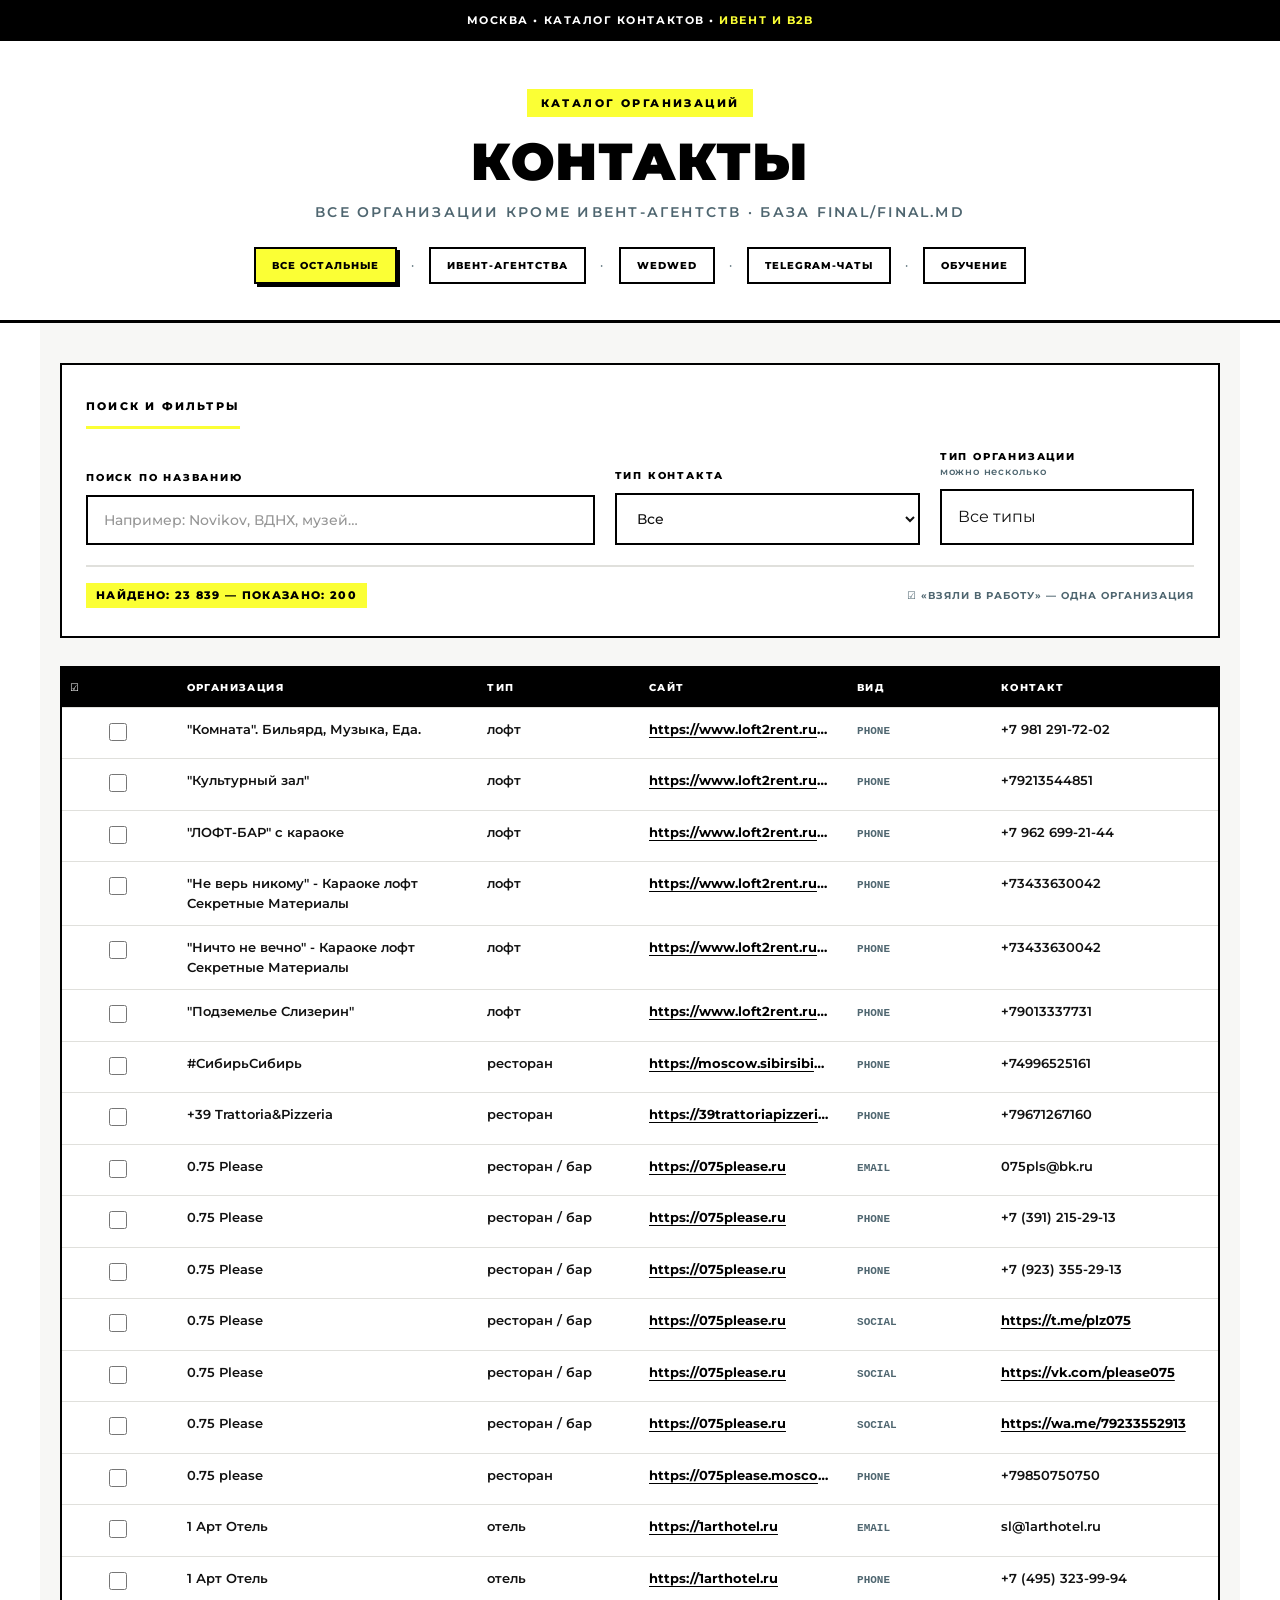
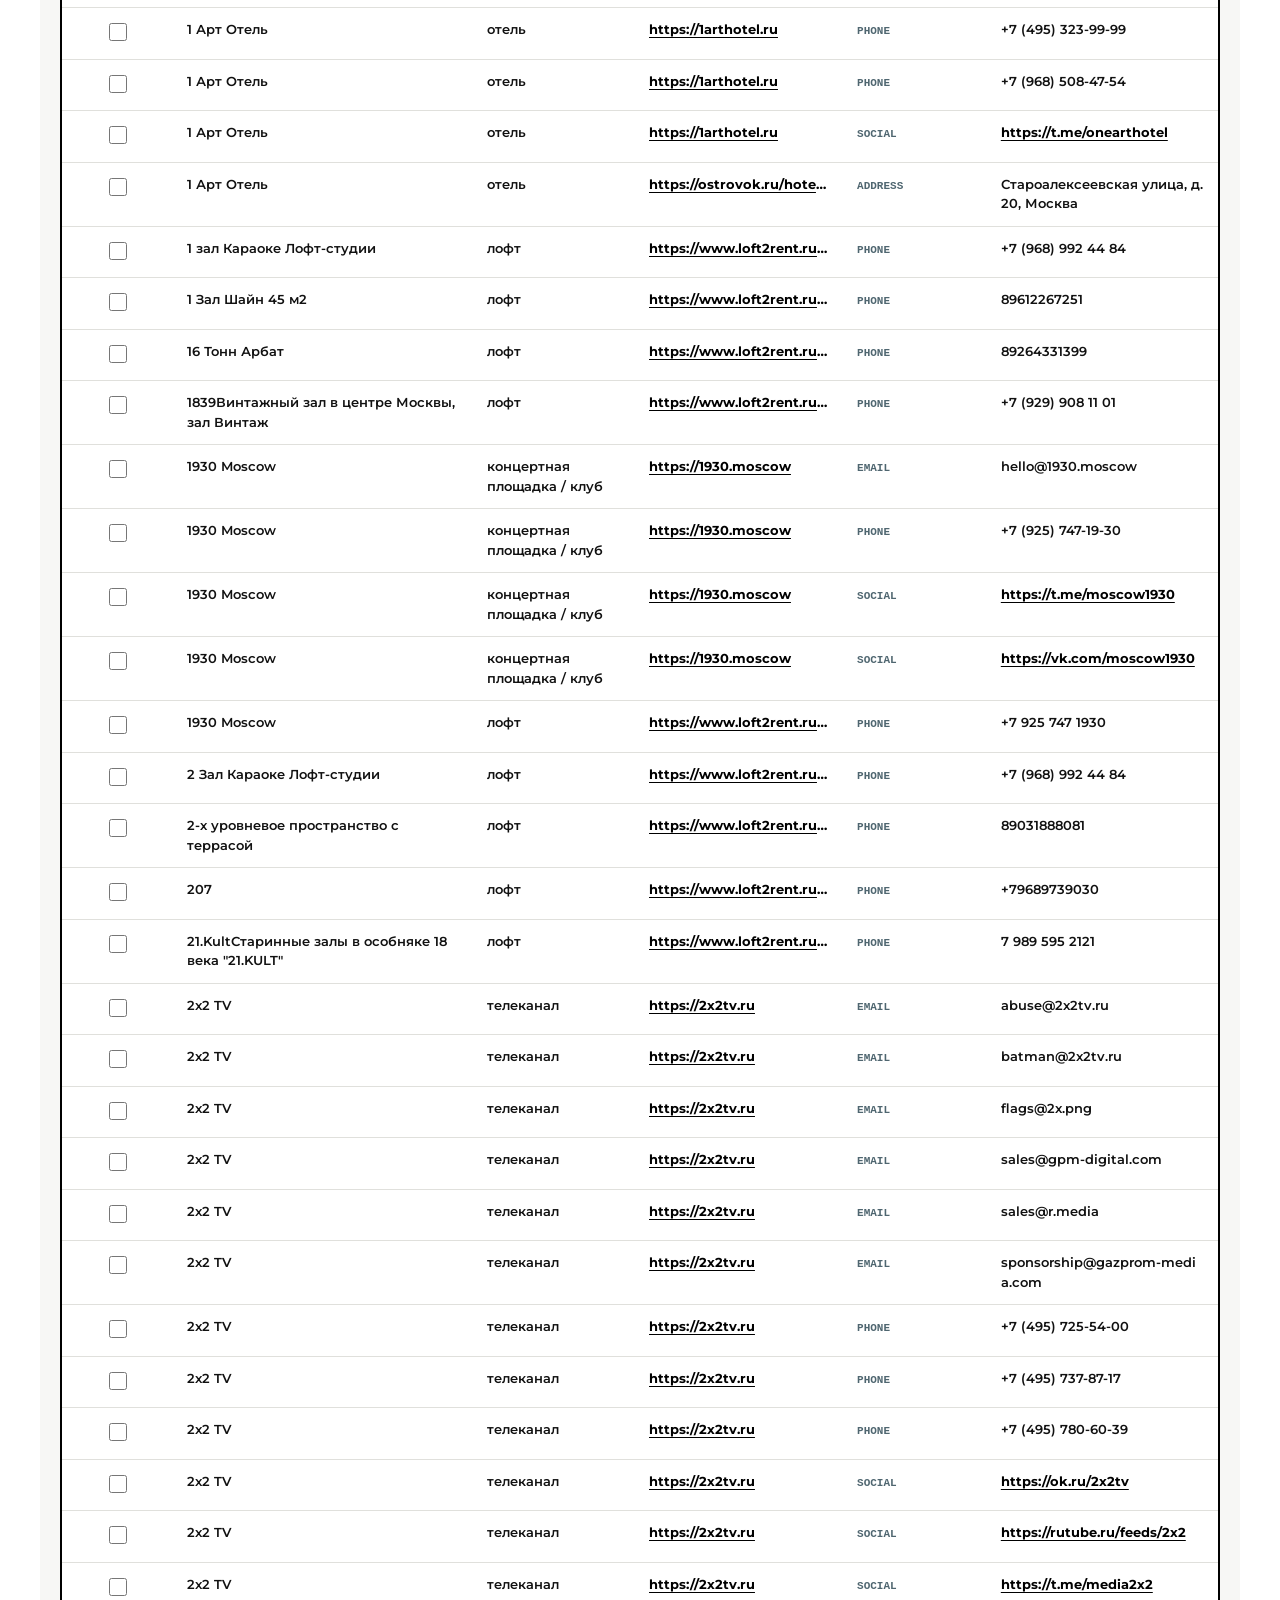
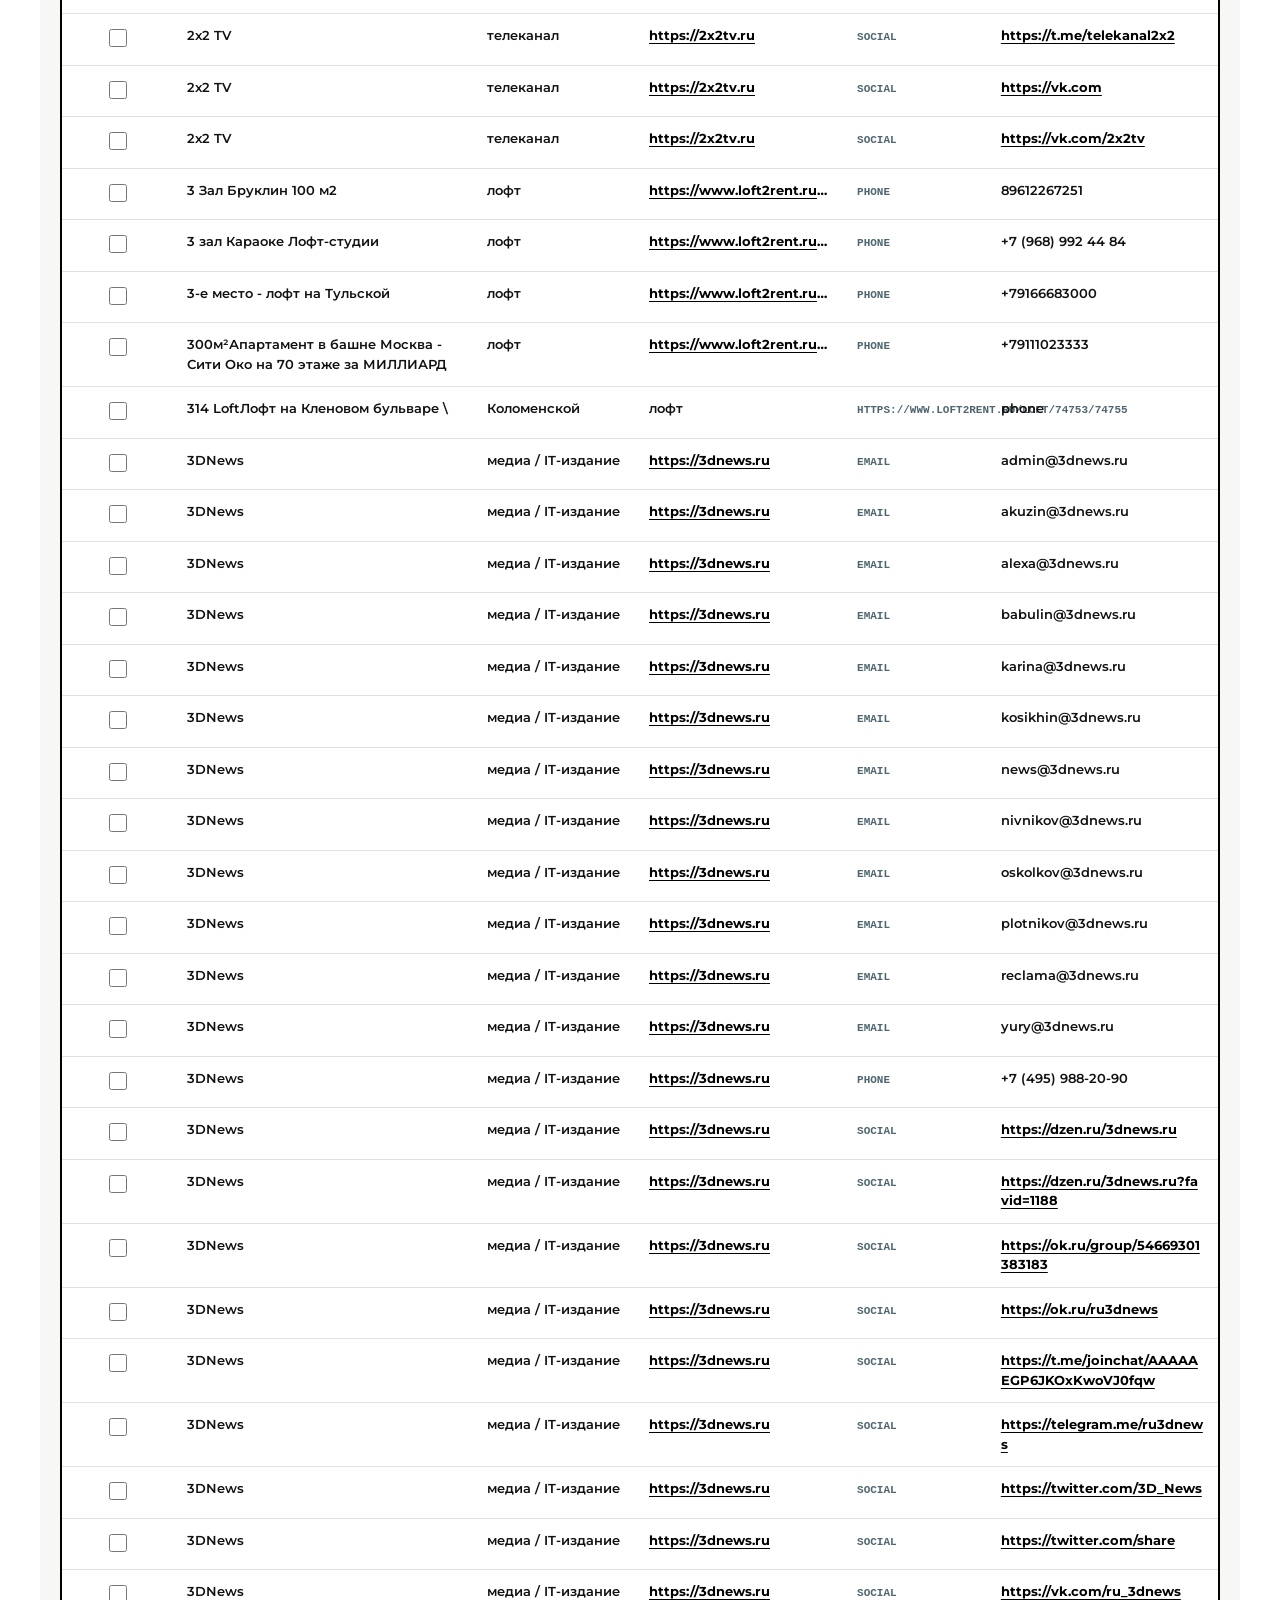
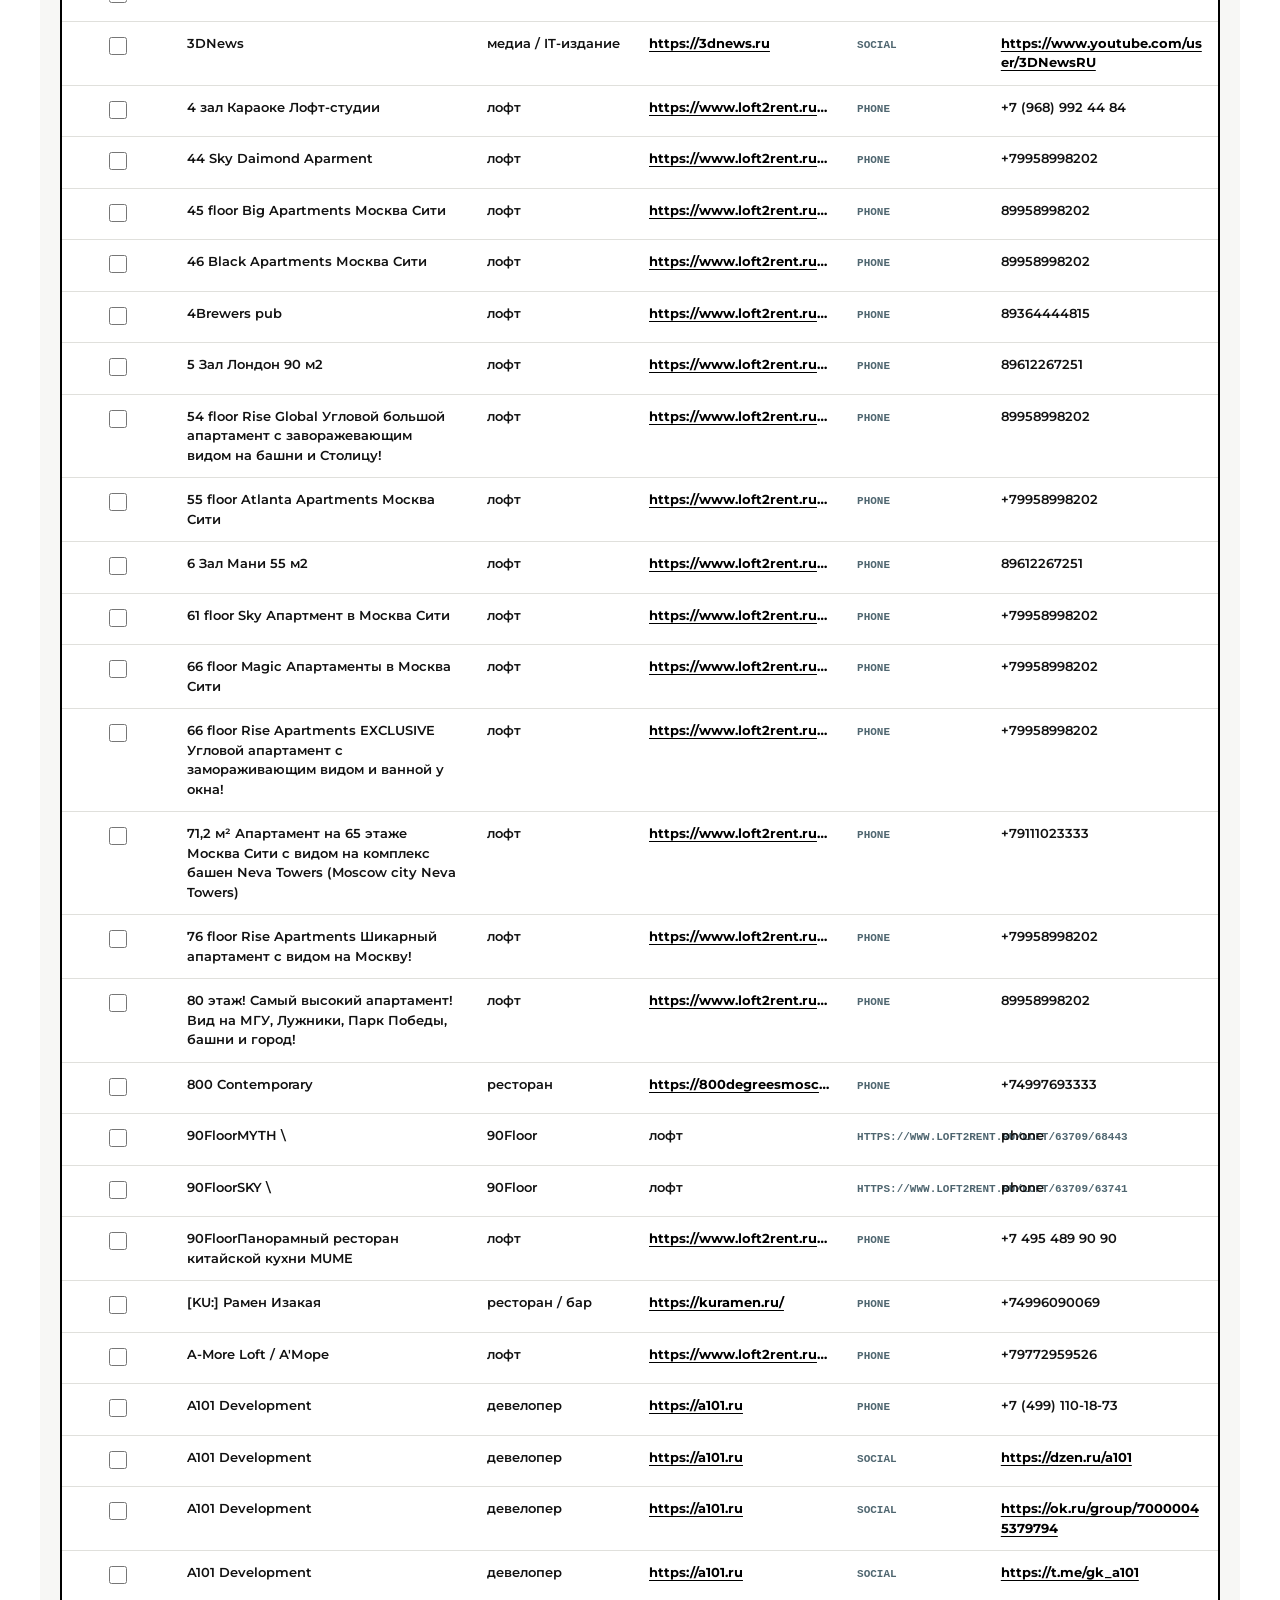
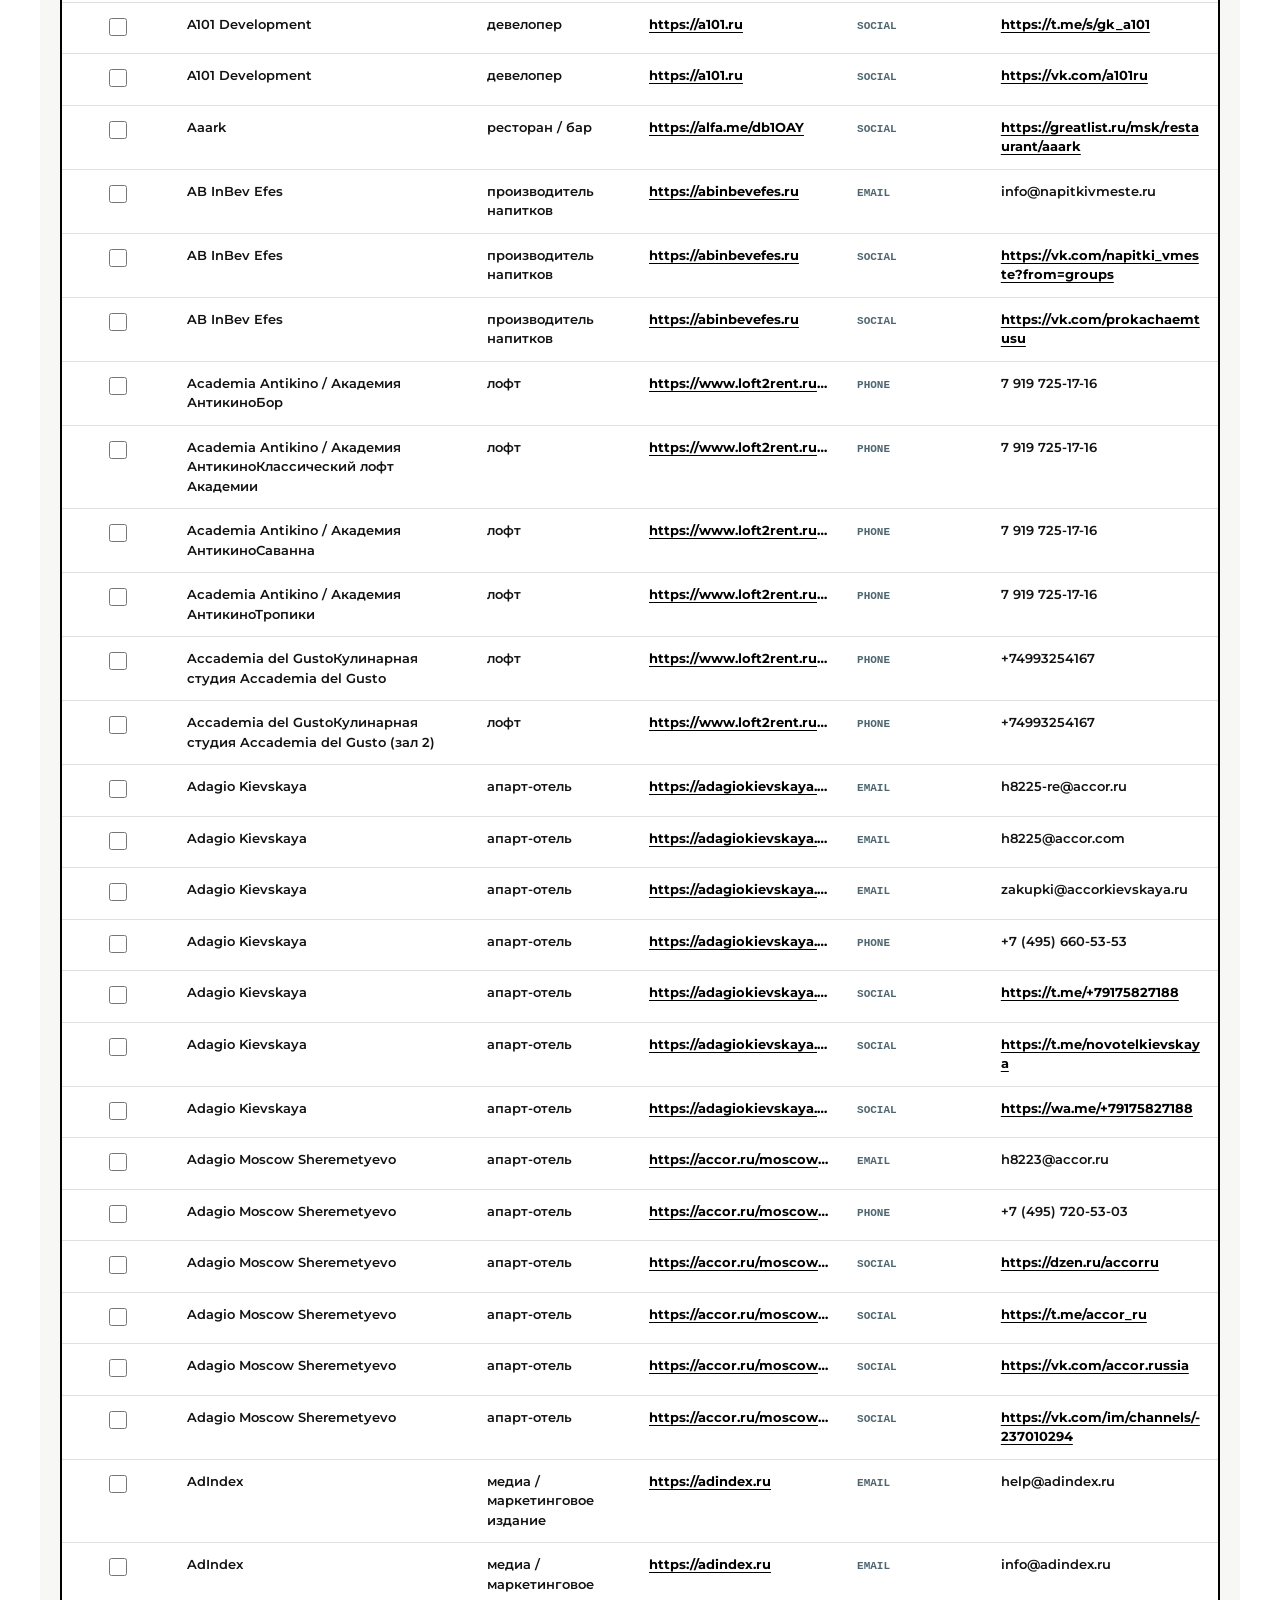
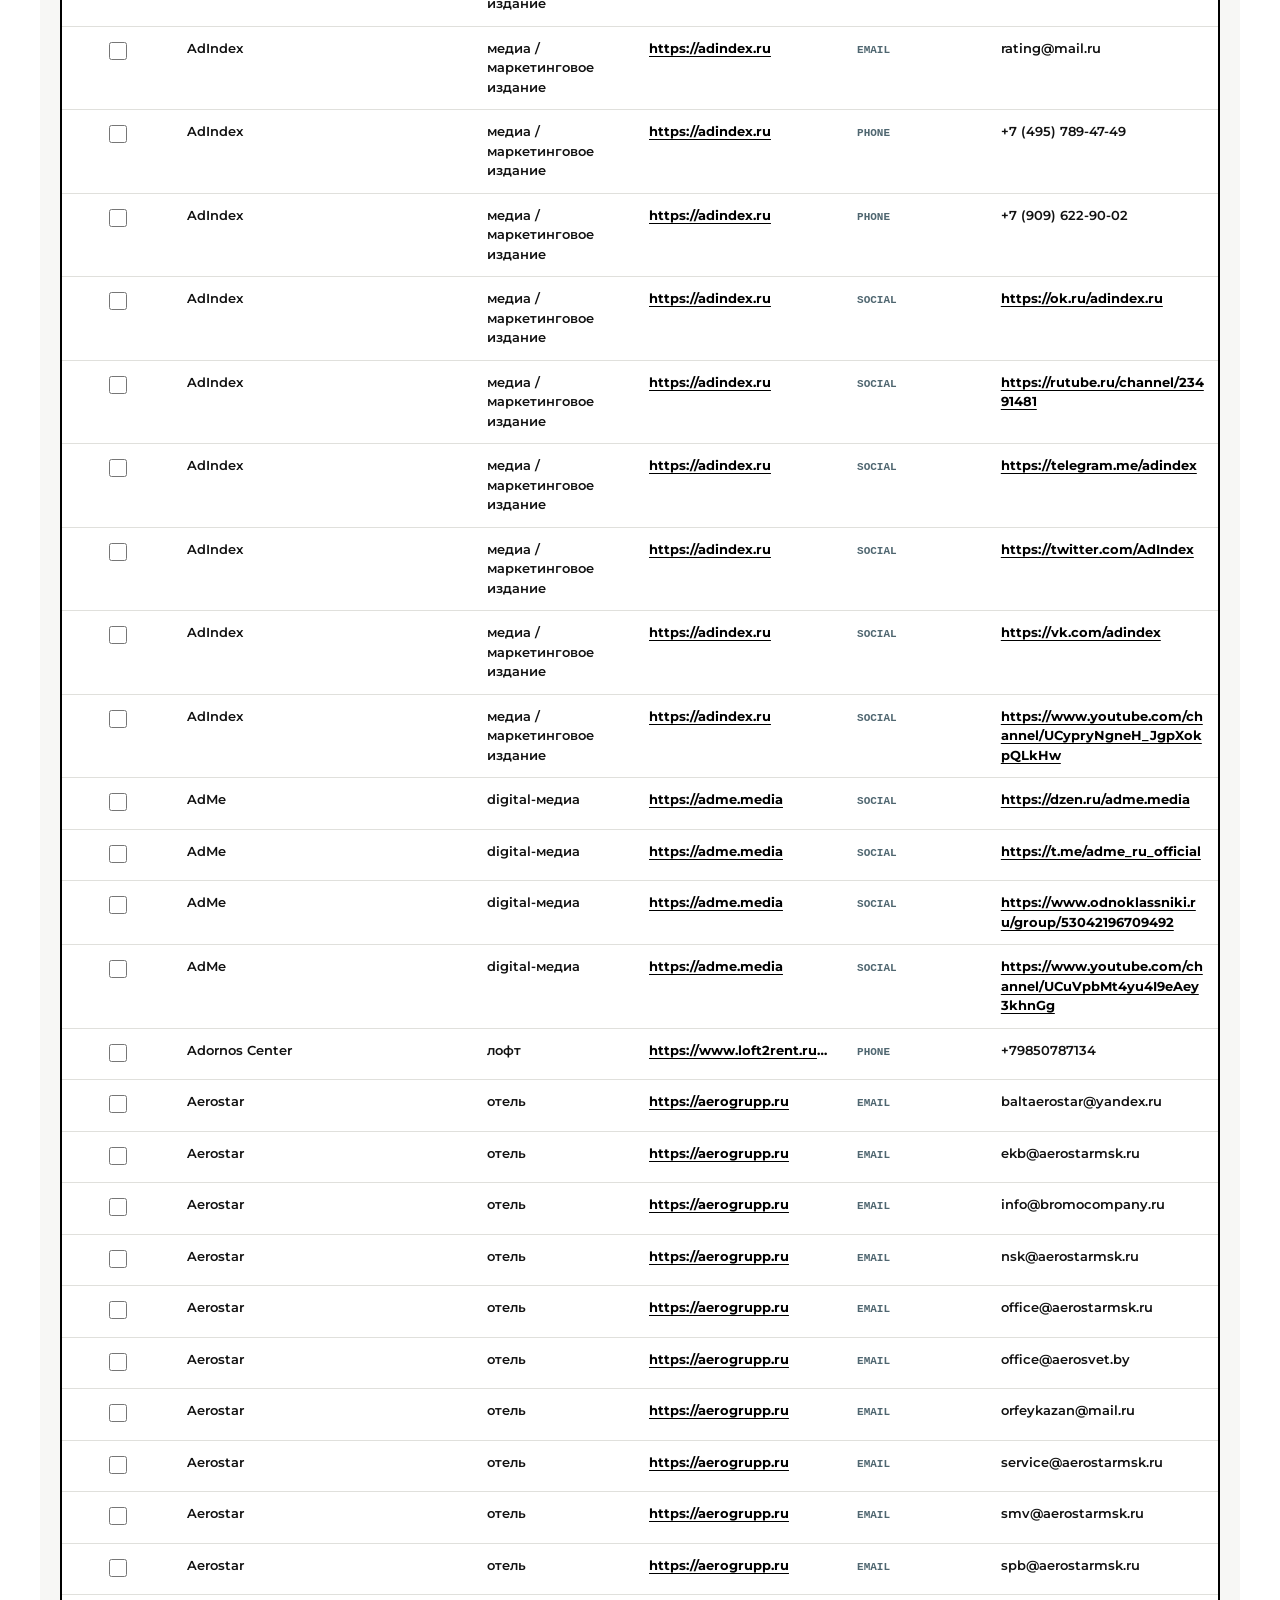
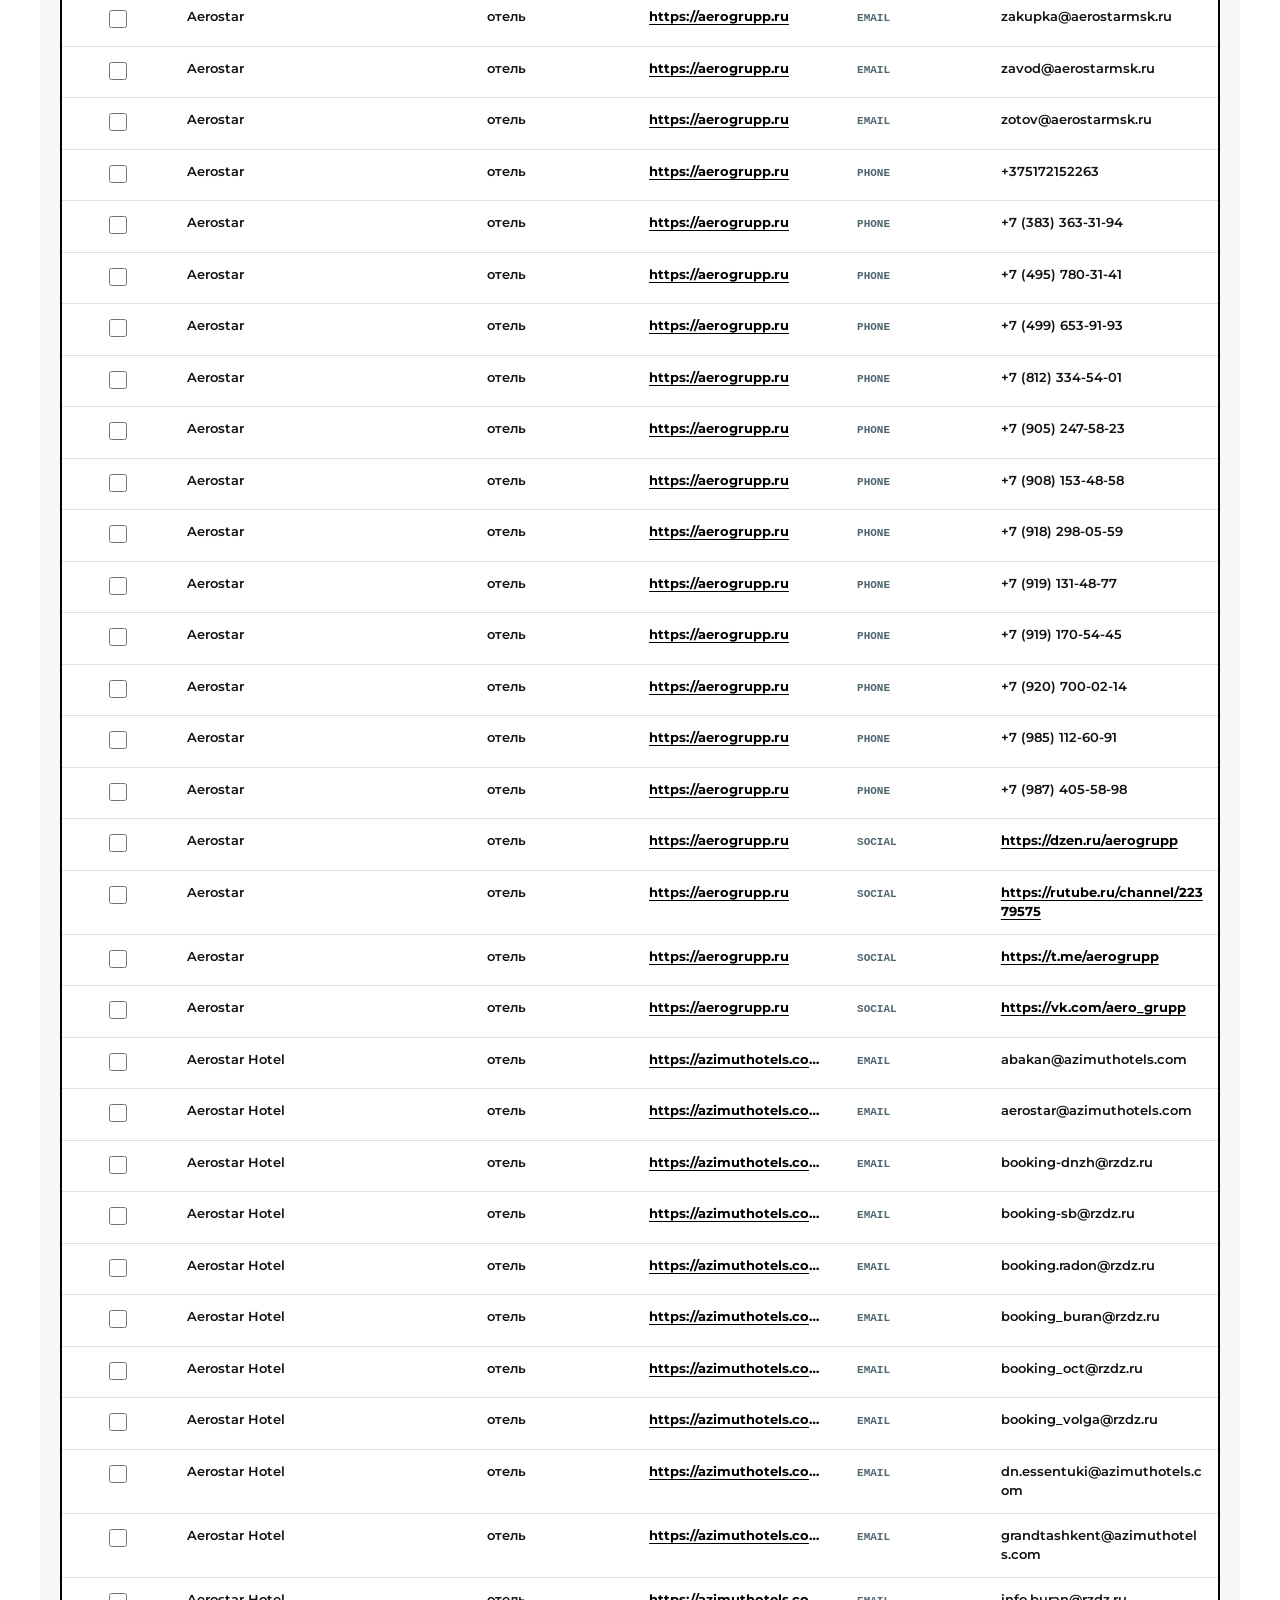
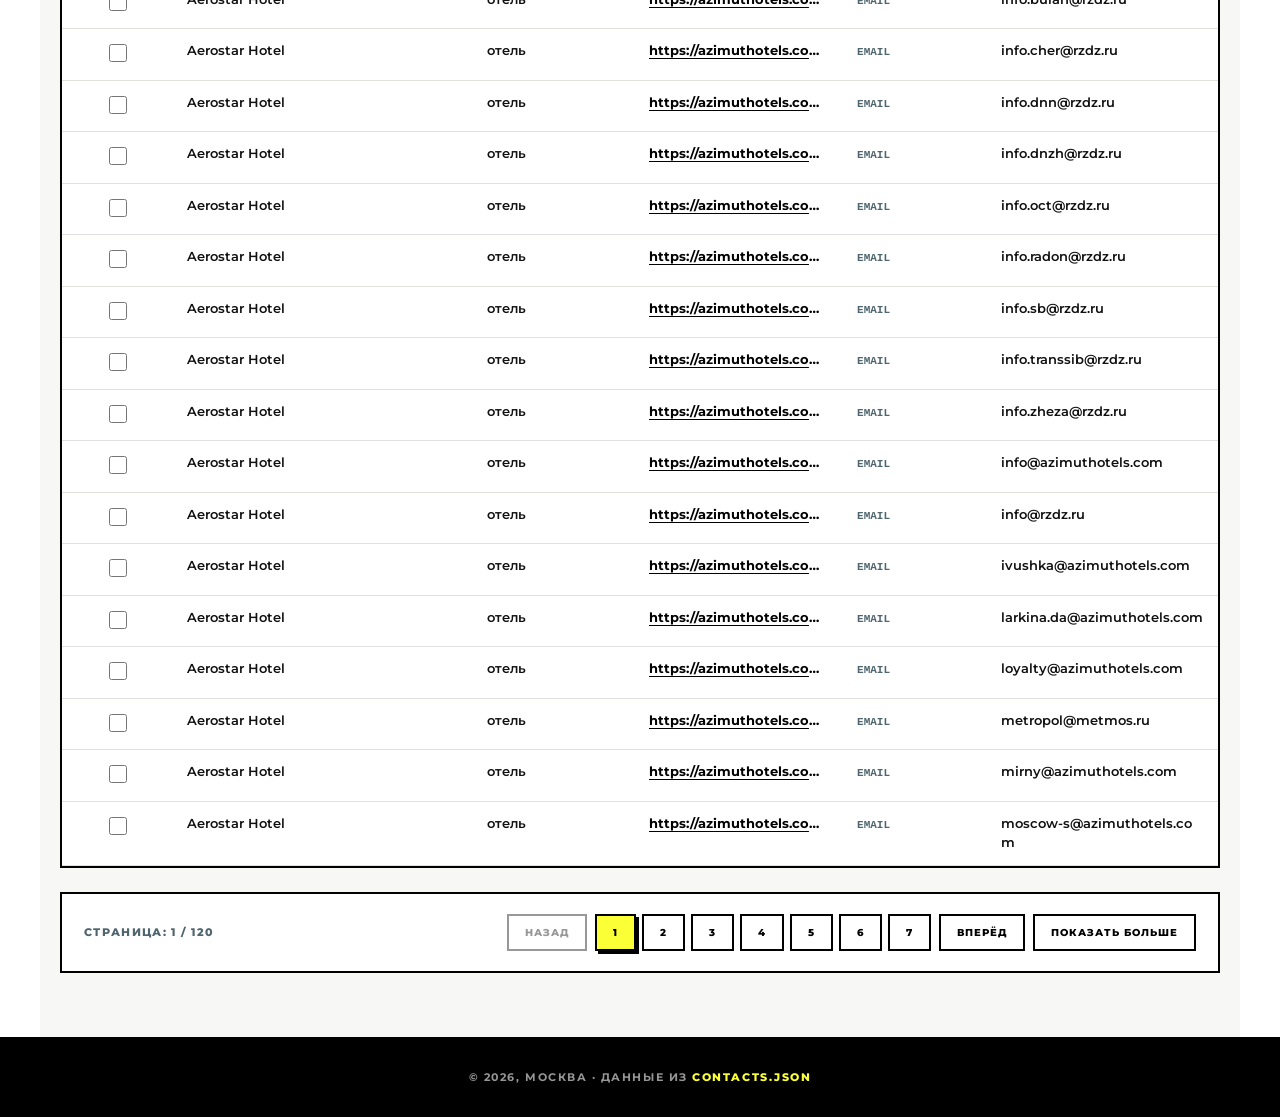
<file: index.html>
<!doctype html>
<html lang="ru">
  <head>
    <meta charset="utf-8" />
    <meta name="viewport" content="width=device-width, initial-scale=1" />
    <title>Контакты — каталог организаций</title>
    <link rel="preconnect" href="https://fonts.googleapis.com" />
    <link rel="preconnect" href="https://fonts.gstatic.com" crossorigin />
    <link rel="stylesheet" href="./styles.css" />
  </head>
  <body>
    <div class="top-bar">
      Москва • Каталог контактов • <span>ивент и B2B</span>
    </div>

    <header class="site-header">
      <div class="header-inner">
        <span class="eyebrow">Каталог организаций</span>
        <h1>Контакты</h1>
        <p class="subtitle">Все организации кроме ивент-агентств · база final/final.md</p>
        <nav class="nav-tabs" aria-label="Разделы каталога">
          <a href="./index.html" class="nav-tab is-active" aria-current="page">Все остальные</a>
          <span class="dot" aria-hidden="true">•</span>
          <a href="./agencies.html" class="nav-tab">Ивент-агентства</a>
          <span class="dot" aria-hidden="true">•</span>
          <a href="./wedwed.html" class="nav-tab">WedWed</a>
          <span class="dot" aria-hidden="true">•</span>
          <a href="./telegram.html" class="nav-tab">Telegram-чаты</a>
          <span class="dot" aria-hidden="true">•</span>
          <a href="./training.html" class="nav-tab">Обучение</a>
        </nav>
      </div>
    </header>

    <main class="main-wrap">
      <section class="panel">
        <h2 class="filters-title">Поиск и фильтры</h2>
        <div class="controls">
          <label class="field">
            <span>Поиск по названию</span>
            <input id="q" type="search" placeholder="Например: Novikov, ВДНХ, музей…" autocomplete="off" />
          </label>

          <label class="field">
            <span>Тип контакта</span>
            <select id="contactFilter">
              <option value="all">Все</option>
              <option value="phone">Телефон</option>
              <option value="email">Email</option>
              <option value="social">Social (все)</option>
              <option value="social:telegram">Social: Telegram</option>
              <option value="social:vk">Social: VK</option>
              <option value="social:instagram">Social: Instagram</option>
              <option value="social:whatsapp">Social: WhatsApp</option>
              <option value="social:youtube">Social: YouTube</option>
              <option value="social:tiktok">Social: TikTok</option>
              <option value="social:dzen">Social: Dzen</option>
              <option value="social:rutube">Social: Rutube</option>
              <option value="social:ok">Social: OK</option>
              <option value="social:facebook">Social: Facebook</option>
              <option value="social:linkedin">Social: LinkedIn</option>
              <option value="social:x">Social: X</option>
              <option value="social:other">Social: Other</option>
            </select>
          </label>

          <div class="field orgTypeField">
            <span>Тип организации <span class="hint">можно несколько</span></span>
            <div class="orgTypeMulti" id="orgTypeMulti">
              <button type="button" id="orgTypeToggle" class="orgTypeToggle" aria-haspopup="listbox" aria-expanded="false">
                Все типы
              </button>
              <div id="orgTypePanel" class="orgTypePanel" hidden>
                <input id="orgTypeSearch" type="search" class="orgTypeSearch" placeholder="Найти тип…" autocomplete="off" />
                <div class="orgTypeActions">
                  <button type="button" id="orgTypeSelectAll" class="btn btn-sm">Выбрать все</button>
                  <button type="button" id="orgTypeClear" class="btn btn-sm">Сбросить</button>
                </div>
                <div id="orgTypeOptions" class="orgTypeOptions" role="listbox" aria-multiselectable="true"></div>
              </div>
            </div>
          </div>
        </div>

        <div class="meta">
          <div id="status">Загрузка…</div>
          <div class="work-hint">☑ «Взяли в работу» — одна организация</div>
        </div>
      </section>

      <section class="tableWrap" aria-live="polite">
        <table class="table table-catalog">
          <thead>
            <tr>
              <th class="col-work" title="Взяли в работу">☑</th>
              <th>Организация</th>
              <th>Тип</th>
              <th class="col-site hide-sm">Сайт</th>
              <th class="col-kind">Вид</th>
              <th>Контакт</th>
            </tr>
          </thead>
          <tbody id="rows"></tbody>
        </table>
      </section>

      <section class="pager" aria-label="Пагинация">
        <div class="pagerRow">
          <div class="pagerLeft">
            <div id="pageStatus" class="pagerText"></div>
          </div>
          <div class="pagerRight">
            <button id="prevPage" class="btn" type="button">Назад</button>
            <div id="pageNums" class="pageNums" aria-label="Номера страниц"></div>
            <button id="nextPage" class="btn" type="button">Вперёд</button>
            <button id="loadMore" class="btn" type="button" hidden>Показать больше</button>
          </div>
        </div>
      </section>
    </main>

    <footer class="site-footer">
      <p>© 2026, Москва · Данные из <a href="./contacts.json">contacts.json</a></p>
    </footer>

    <script type="module" src="./app.js"></script>
  </body>
</html>
</file>
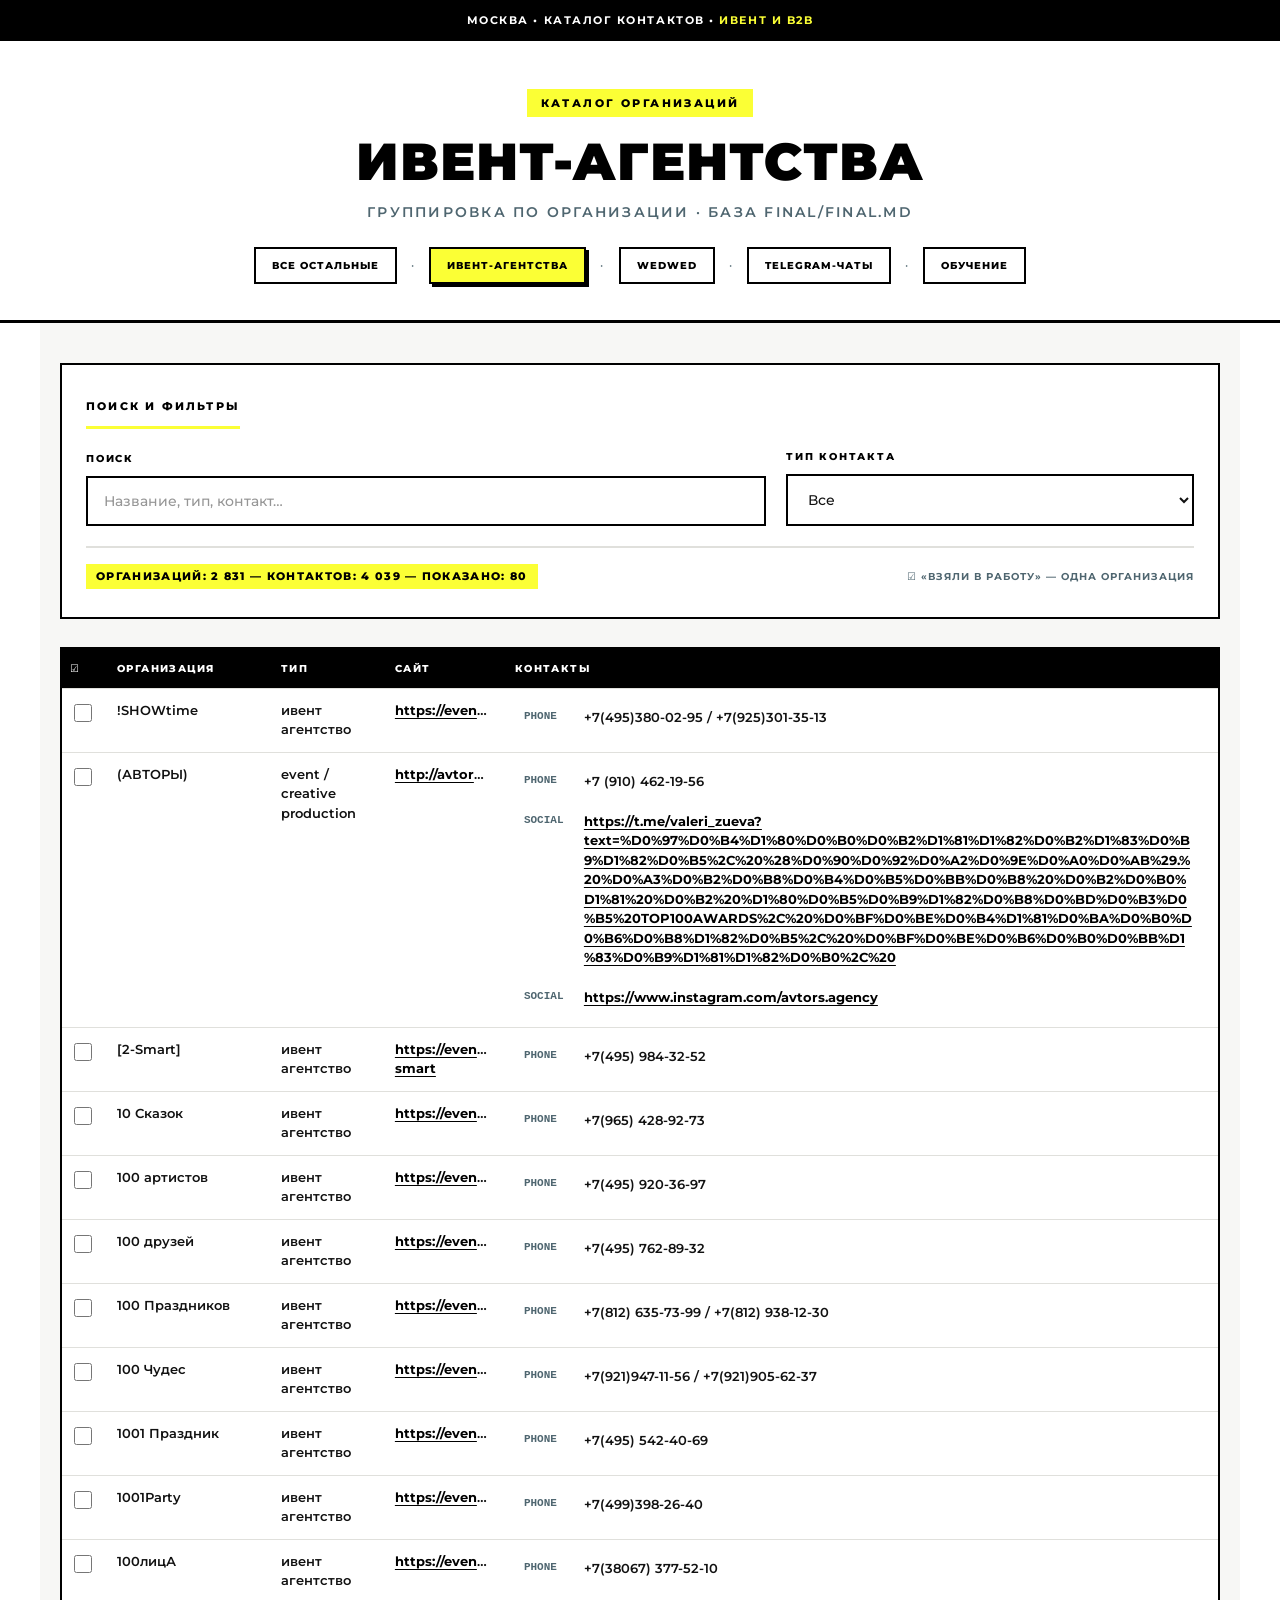
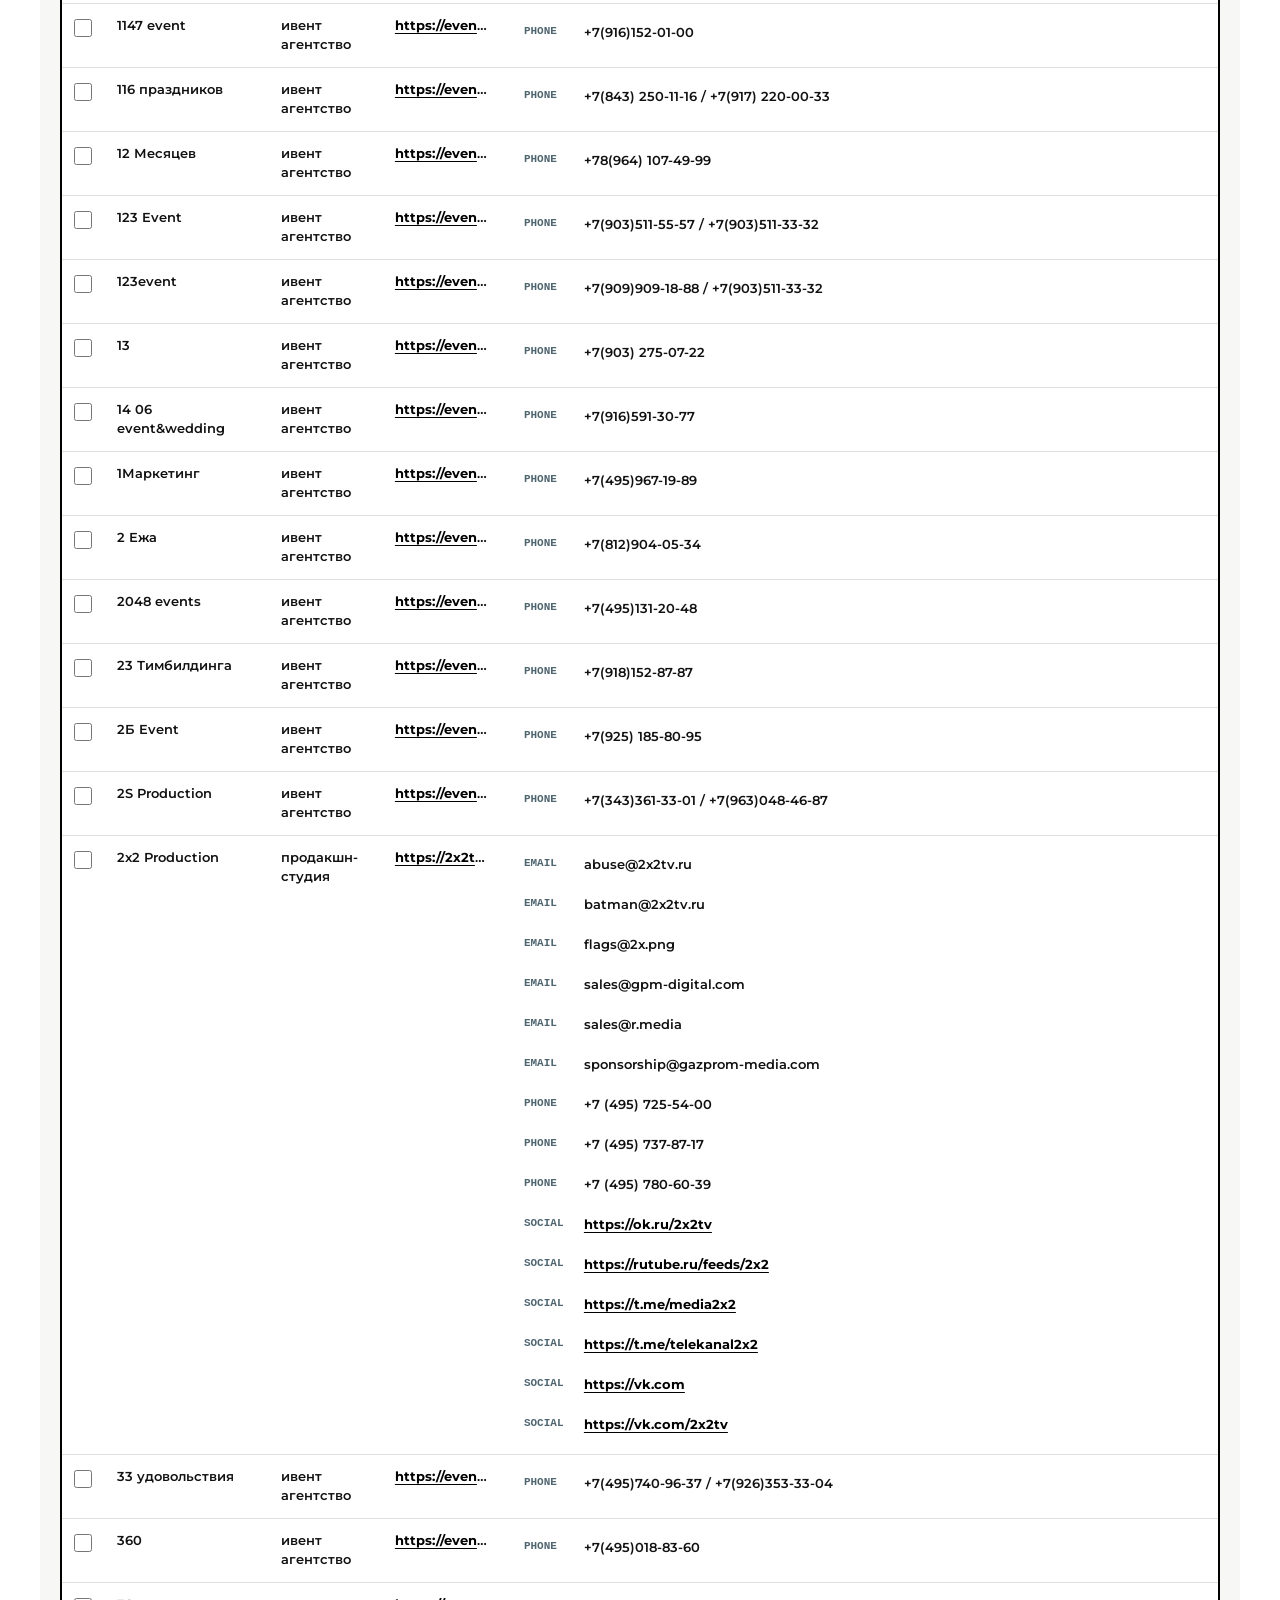
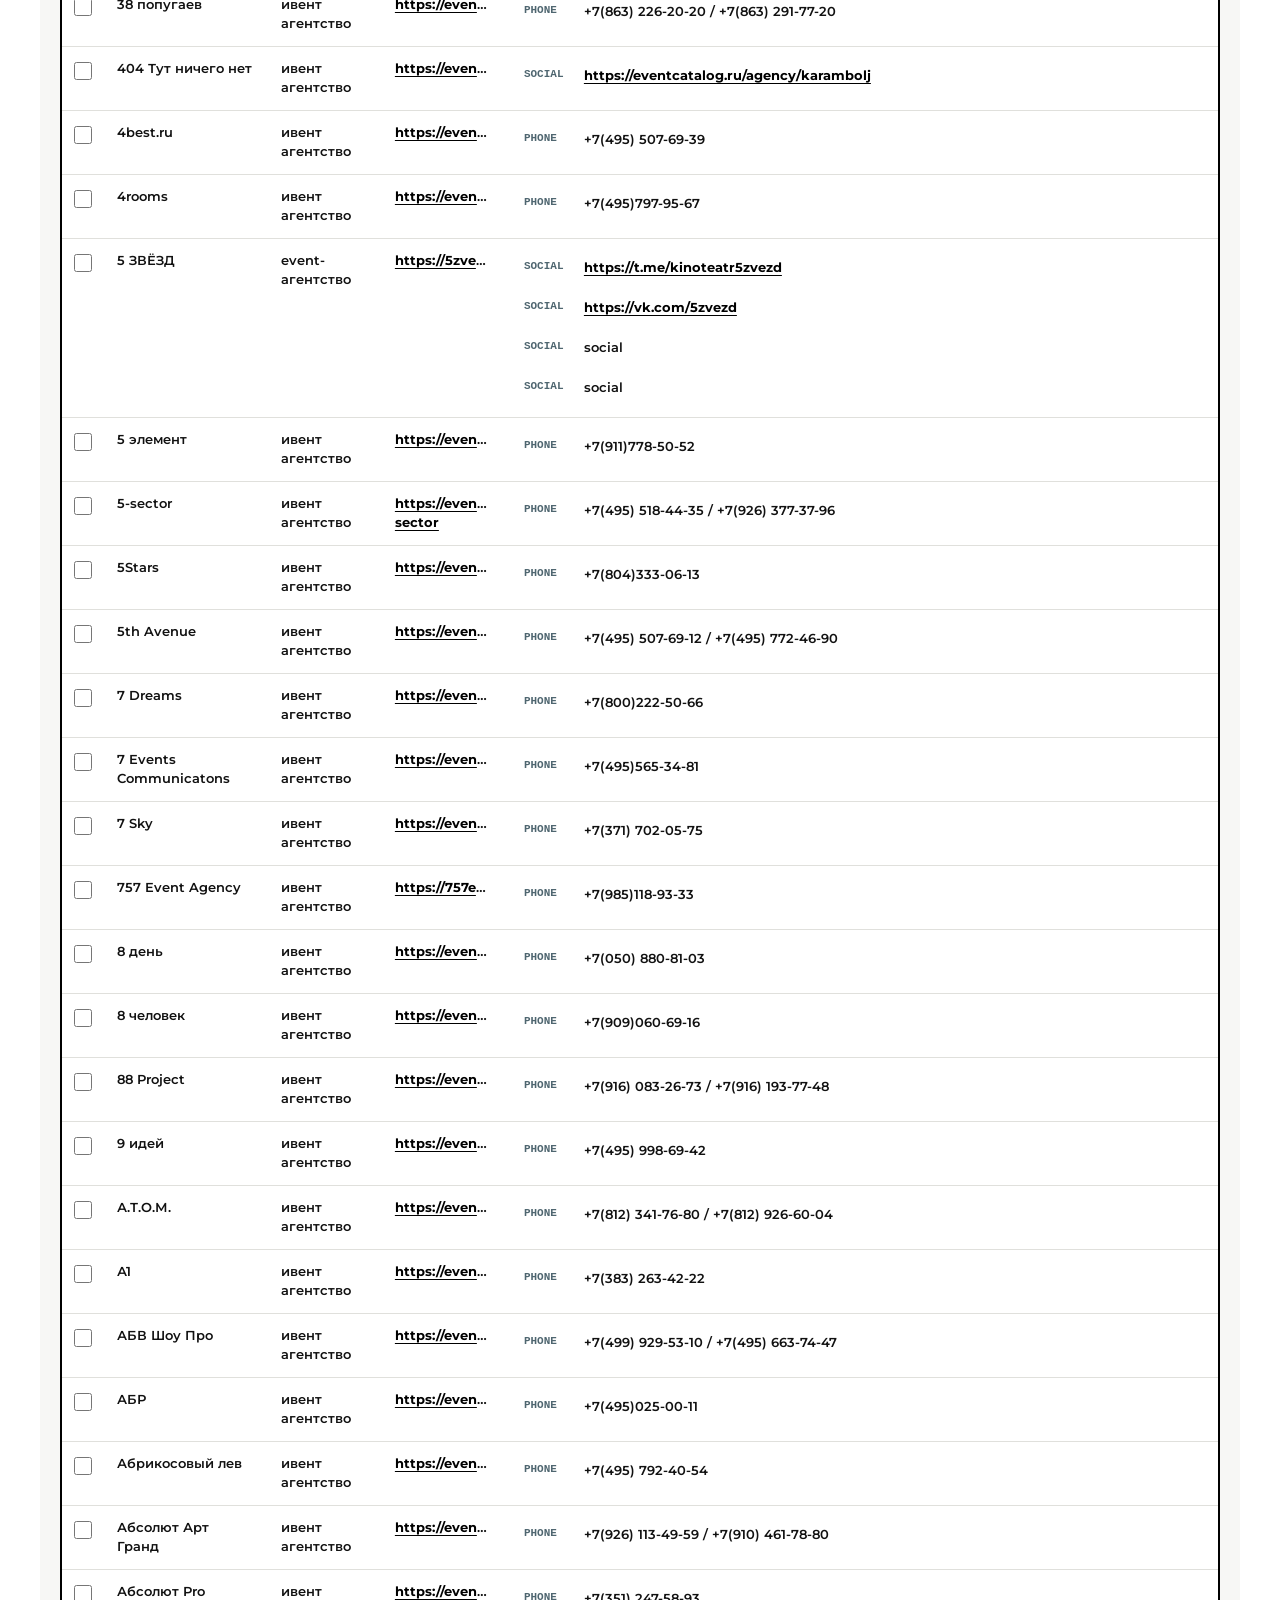
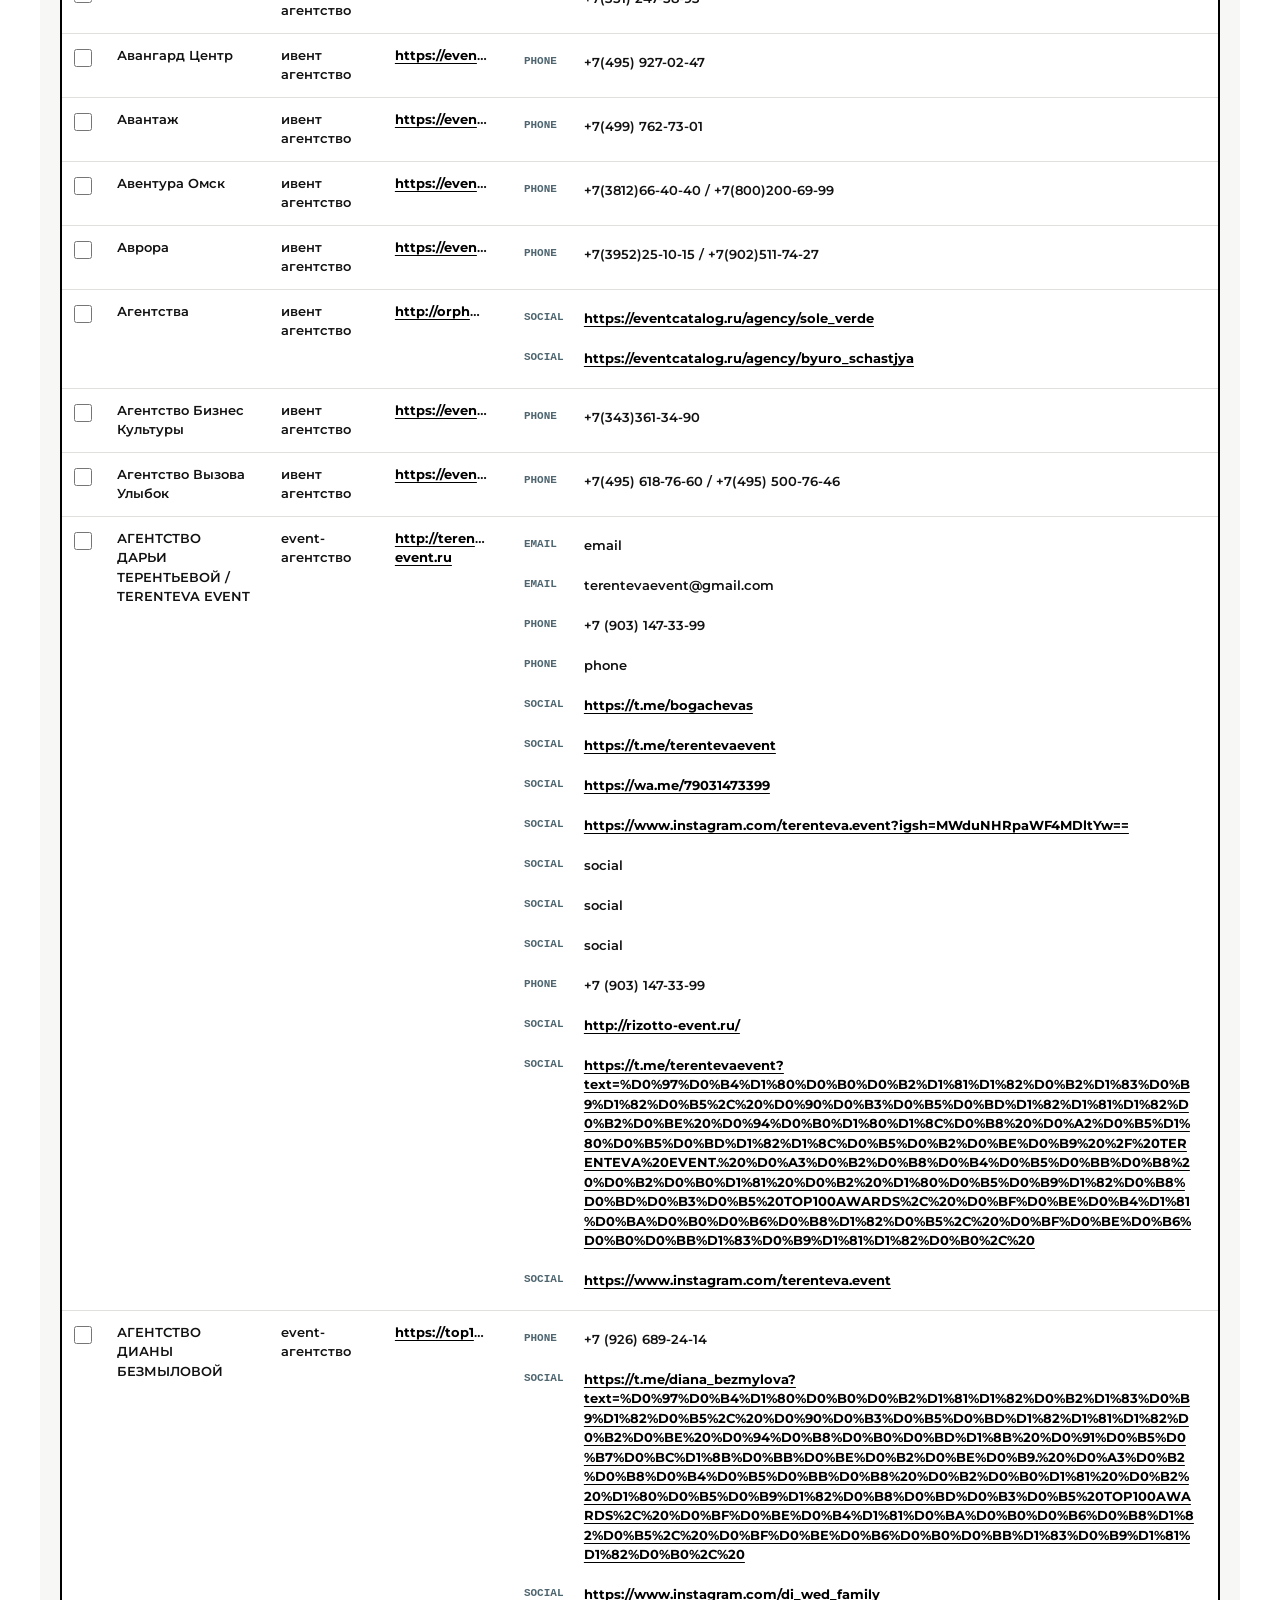
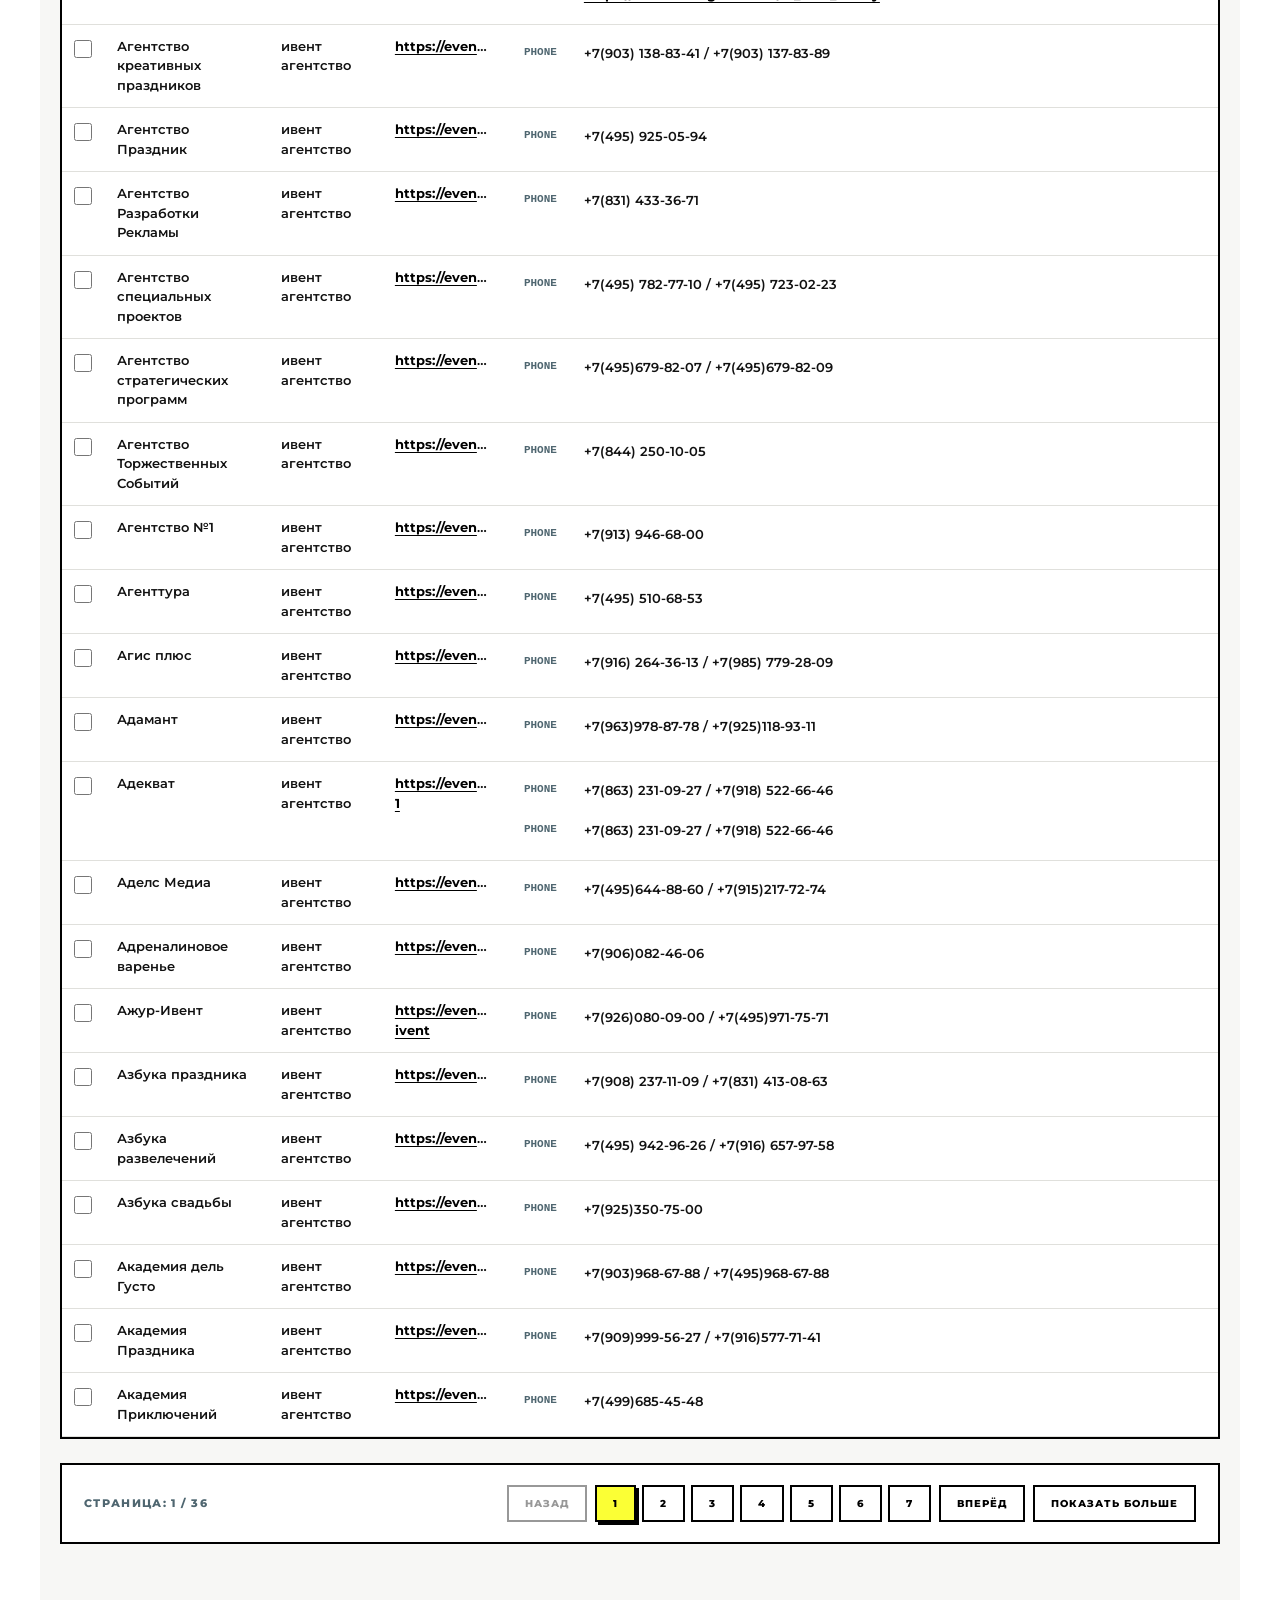
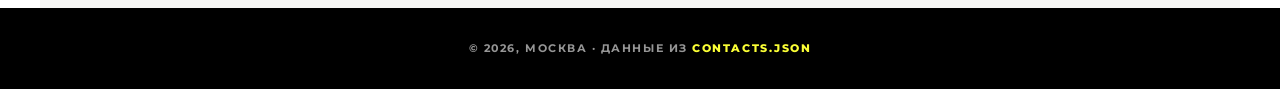
<file: agencies.html>
<!doctype html>
<html lang="ru">
  <head>
    <meta charset="utf-8" />
    <meta name="viewport" content="width=device-width, initial-scale=1" />
    <title>Ивент-агентства и продакшн</title>
    <link rel="preconnect" href="https://fonts.googleapis.com" />
    <link rel="preconnect" href="https://fonts.gstatic.com" crossorigin />
    <link rel="stylesheet" href="./styles.css" />
  </head>
  <body>
    <div class="top-bar">
      Москва • Каталог контактов • <span>ивент и B2B</span>
    </div>

    <header class="site-header">
      <div class="header-inner">
        <span class="eyebrow">Каталог организаций</span>
        <h1>Ивент-агентства</h1>
        <p class="subtitle">Группировка по организации · база final/final.md</p>
        <nav class="nav-tabs" aria-label="Разделы каталога">
          <a href="./index.html" class="nav-tab">Все остальные</a>
          <span class="dot" aria-hidden="true">•</span>
          <a href="./agencies.html" class="nav-tab is-active" aria-current="page">Ивент-агентства</a>
          <span class="dot" aria-hidden="true">•</span>
          <a href="./wedwed.html" class="nav-tab">WedWed</a>
          <span class="dot" aria-hidden="true">•</span>
          <a href="./telegram.html" class="nav-tab">Telegram-чаты</a>
          <span class="dot" aria-hidden="true">•</span>
          <a href="./training.html" class="nav-tab">Обучение</a>
        </nav>
      </div>
    </header>

    <main class="main-wrap">
      <section class="panel">
        <h2 class="filters-title">Поиск и фильтры</h2>
        <div class="controls controls-agencies">
          <label class="field">
            <span>Поиск</span>
            <input id="q" type="search" placeholder="Название, тип, контакт…" autocomplete="off" />
          </label>

          <label class="field">
            <span>Тип контакта</span>
            <select id="contactFilter">
              <option value="all">Все</option>
              <option value="phone">Телефон</option>
              <option value="email">Email</option>
              <option value="social">Social (все)</option>
              <option value="social:telegram">Social: Telegram</option>
              <option value="social:vk">Social: VK</option>
              <option value="social:instagram">Social: Instagram</option>
              <option value="social:whatsapp">Social: WhatsApp</option>
              <option value="social:youtube">Social: YouTube</option>
              <option value="social:tiktok">Social: TikTok</option>
              <option value="social:dzen">Social: Dzen</option>
              <option value="social:rutube">Social: Rutube</option>
              <option value="social:ok">Social: OK</option>
              <option value="social:facebook">Social: Facebook</option>
              <option value="social:linkedin">Social: LinkedIn</option>
              <option value="social:x">Social: X</option>
              <option value="social:other">Social: Other</option>
            </select>
          </label>
        </div>

        <div class="meta">
          <div id="status">Загрузка…</div>
          <div class="work-hint">☑ «Взяли в работу» — одна организация</div>
        </div>
      </section>

      <section class="tableWrap" aria-live="polite">
        <table class="table table-agencies">
          <thead>
            <tr>
              <th class="col-work" title="Взяли в работу">☑</th>
              <th>Организация</th>
              <th>Тип</th>
              <th class="col-site hide-sm">Сайт</th>
              <th>Контакты</th>
            </tr>
          </thead>
          <tbody id="rows"></tbody>
        </table>
      </section>

      <section class="pager" aria-label="Пагинация">
        <div class="pagerRow">
          <div class="pagerLeft">
            <div id="pageStatus" class="pagerText"></div>
          </div>
          <div class="pagerRight">
            <button id="prevPage" class="btn" type="button">Назад</button>
            <div id="pageNums" class="pageNums" aria-label="Номера страниц"></div>
            <button id="nextPage" class="btn" type="button">Вперёд</button>
            <button id="loadMore" class="btn" type="button" hidden>Показать больше</button>
          </div>
        </div>
      </section>
    </main>

    <footer class="site-footer">
      <p>© 2026, Москва · Данные из <a href="./contacts.json">contacts.json</a></p>
    </footer>

    <script type="module" src="./app-agencies.js"></script>
  </body>
</html>
</file>
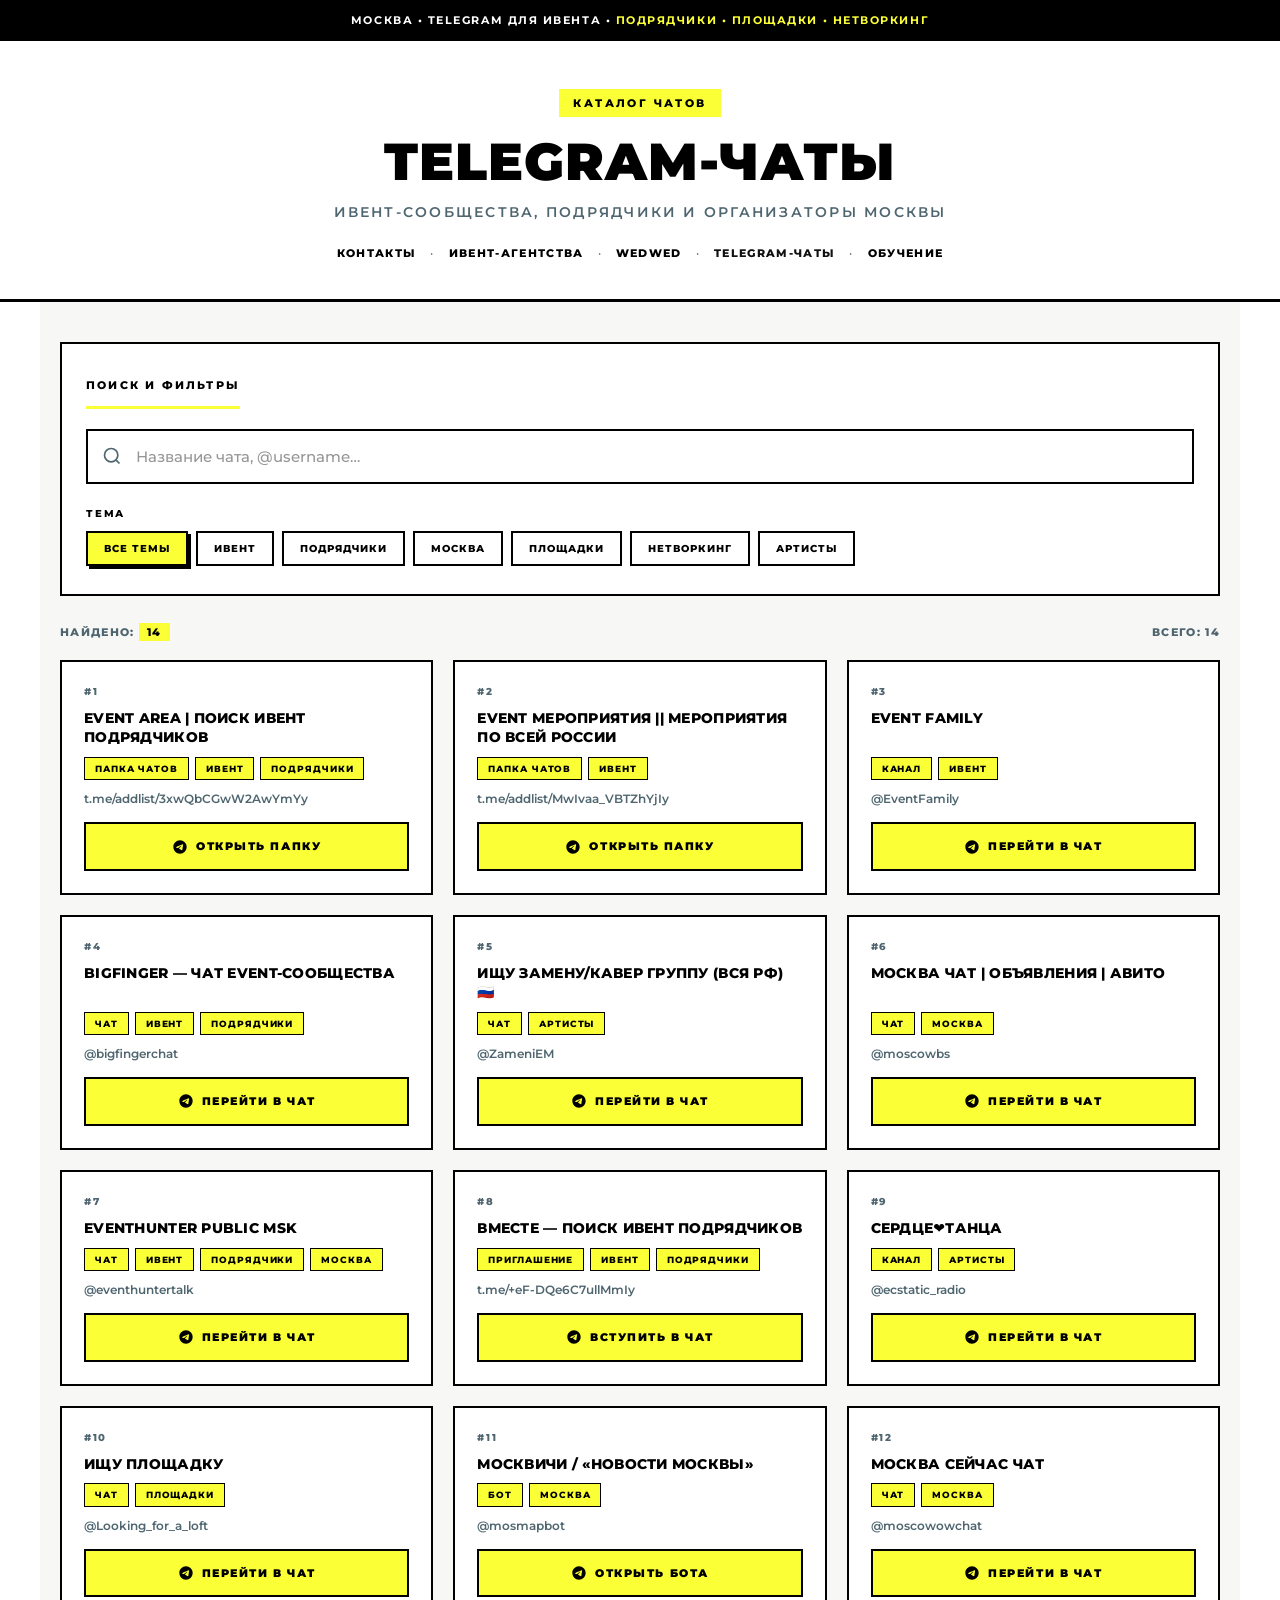
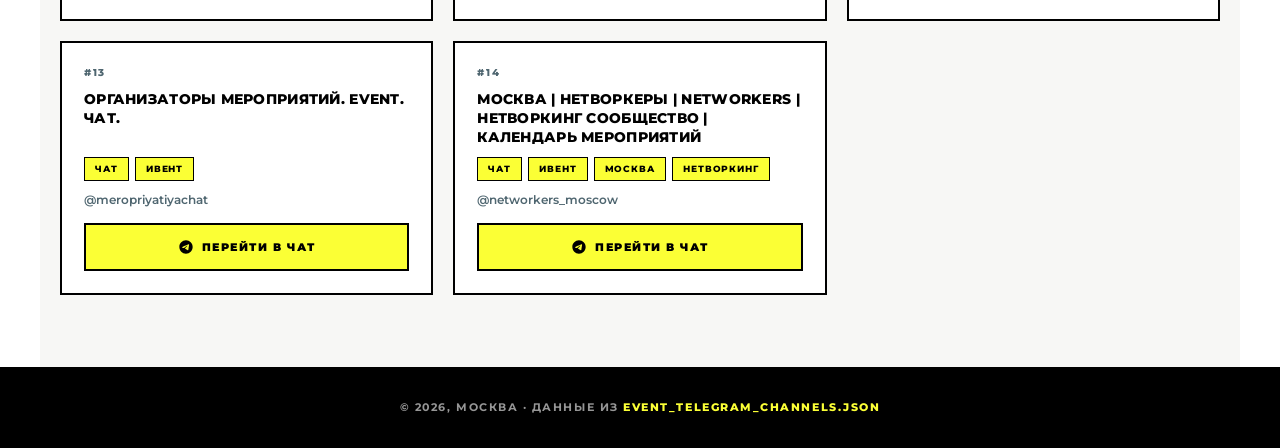
<file: telegram.html>
<!doctype html>
<html lang="ru">
  <head>
    <meta charset="utf-8" />
    <meta name="viewport" content="width=device-width, initial-scale=1" />
    <title>Telegram-чаты для ивента | Москва</title>
    <link rel="preconnect" href="https://fonts.googleapis.com" />
    <link rel="preconnect" href="https://fonts.gstatic.com" crossorigin />
    <link rel="stylesheet" href="./telegram.css" />
  </head>
  <body>
    <div class="top-bar">
      Москва • Telegram для ивента • <span>подрядчики • площадки • нетворкинг</span>
    </div>

    <header>
      <span class="eyebrow">Каталог чатов</span>
      <h1>Telegram-чаты</h1>
      <p class="subtitle">Ивент-сообщества, подрядчики и организаторы Москвы</p>
      <nav class="locations" aria-label="Разделы сайта">
        <a href="./index.html">Контакты</a>
        <span class="dot" aria-hidden="true">•</span>
        <a href="./agencies.html">Ивент-агентства</a>
        <span class="dot" aria-hidden="true">•</span>
        <a href="./wedwed.html">WedWed</a>
        <span class="dot" aria-hidden="true">•</span>
        <span>Telegram-чаты</span>
        <span class="dot" aria-hidden="true">•</span>
        <a href="./training.html">Обучение</a>
      </nav>
    </header>

    <main>
      <section class="filters-section" aria-label="Поиск и фильтры">
        <h2 class="filters-title">Поиск и фильтры</h2>

        <div class="search-wrap">
          <svg viewBox="0 0 24 24" fill="none" stroke="currentColor" stroke-width="2" aria-hidden="true">
            <circle cx="11" cy="11" r="8"></circle>
            <path d="m21 21-4.35-4.35"></path>
          </svg>
          <input id="search" type="search" placeholder="Название чата, @username…" autocomplete="off" />
        </div>

        <div class="filter-groups">
          <div class="filter-group">
            <label>Тема</label>
            <div id="topic-filters" class="chips"></div>
          </div>
        </div>
      </section>

      <div class="stats">
        <span>Найдено: <span id="count">—</span></span>
        <span id="total">Всего: —</span>
      </div>

      <div id="grid" class="grid loading" aria-live="polite">Загрузка чатов</div>
    </main>

    <footer>
      <p>© 2026, Москва · Данные из <a href="./data/event_telegram_channels.json">event_telegram_channels.json</a></p>
    </footer>

    <script type="module" src="./telegram.js"></script>
  </body>
</html>
</file>
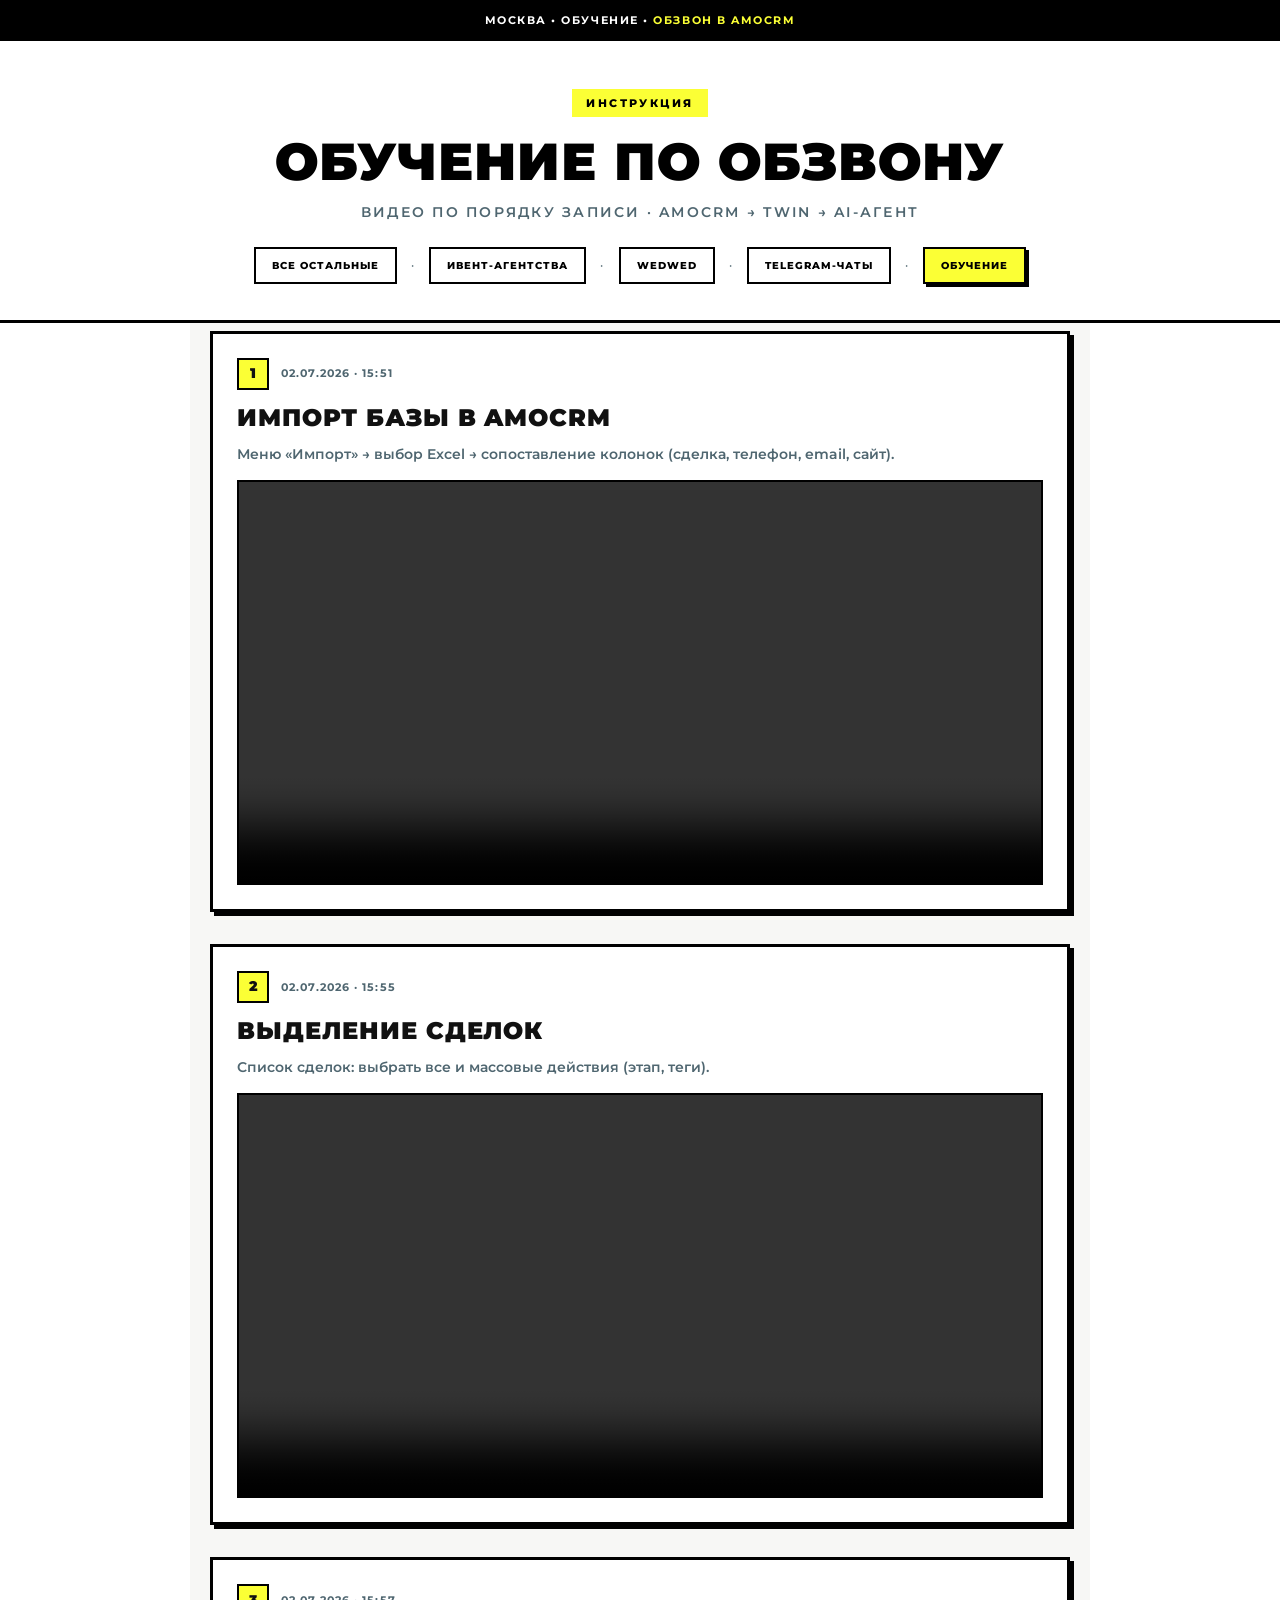
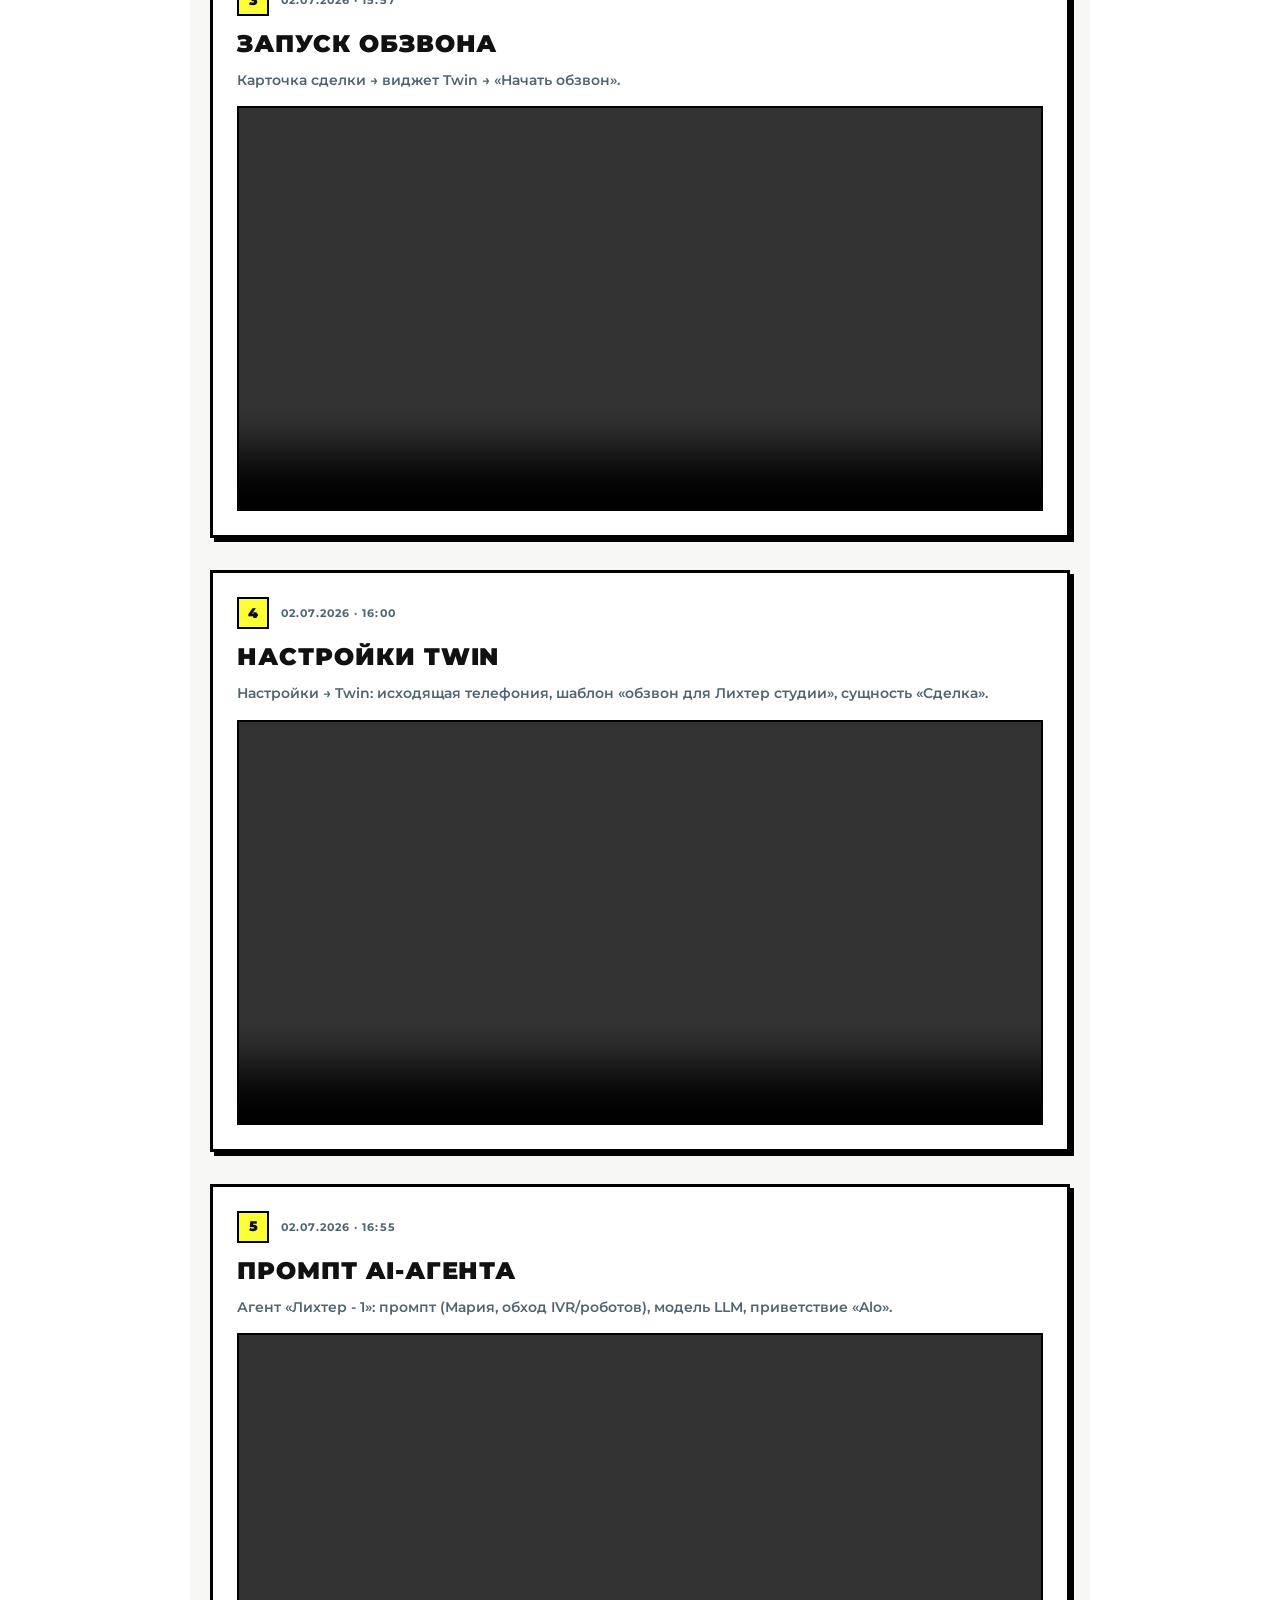
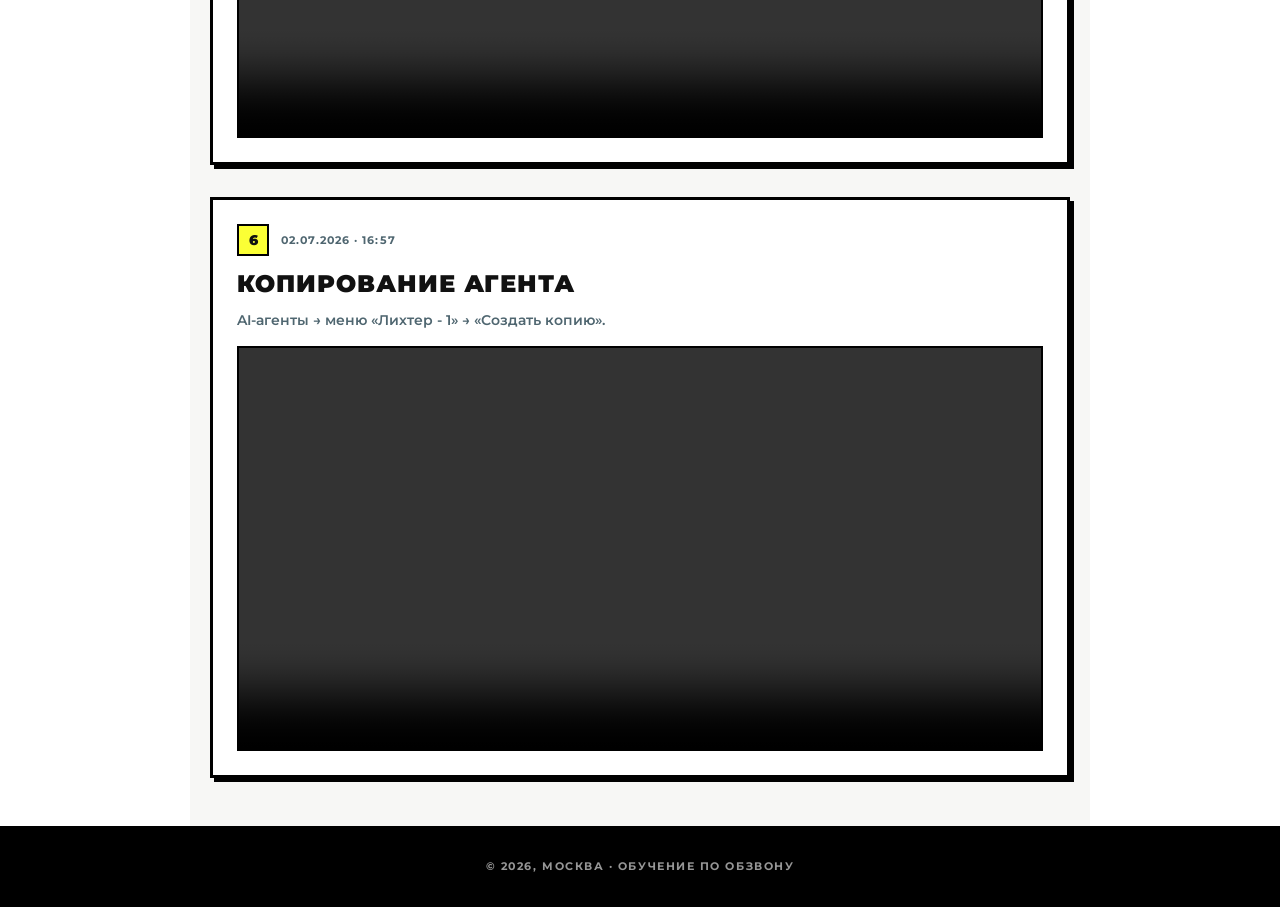
<file: training.html>
<!doctype html>
<html lang="ru">
  <head>
    <meta charset="utf-8" />
    <meta name="viewport" content="width=device-width, initial-scale=1" />
    <title>Обучение — обзвон в amoCRM</title>
    <link rel="preconnect" href="https://fonts.googleapis.com" />
    <link rel="preconnect" href="https://fonts.gstatic.com" crossorigin />
    <link rel="stylesheet" href="./styles.css" />
    <link rel="stylesheet" href="./training.css" />
  </head>
  <body>
    <div class="top-bar">
      Москва • Обучение • <span>обзвон в amoCRM</span>
    </div>

    <header class="site-header">
      <div class="header-inner">
        <span class="eyebrow">Инструкция</span>
        <h1>Обучение по обзвону</h1>
        <p class="subtitle">Видео по порядку записи · amoCRM → Twin → AI-агент</p>
        <nav class="nav-tabs" aria-label="Разделы каталога">
          <a href="./index.html" class="nav-tab">Все остальные</a>
          <span class="dot" aria-hidden="true">•</span>
          <a href="./agencies.html" class="nav-tab">Ивент-агентства</a>
          <span class="dot" aria-hidden="true">•</span>
          <a href="./wedwed.html" class="nav-tab">WedWed</a>
          <span class="dot" aria-hidden="true">•</span>
          <a href="./telegram.html" class="nav-tab">Telegram-чаты</a>
          <span class="dot" aria-hidden="true">•</span>
          <a href="./training.html" class="nav-tab is-active" aria-current="page">Обучение</a>
        </nav>
      </div>
    </header>

    <main class="main-wrap training-wrap">
      <ol class="training-list">
        <li class="training-card">
          <div class="training-meta">
            <span class="training-num">1</span>
            <time datetime="2026-07-02T15:51:39">02.07.2026 · 15:51</time>
          </div>
          <h2>Импорт базы в amoCRM</h2>
          <p class="training-desc">Меню «Импорт» → выбор Excel → сопоставление колонок (сделка, телефон, email, сайт).</p>
          <video class="training-video" controls preload="metadata" playsinline>
            <source src="./videos/training/01-import-deals.mp4" type="video/mp4" />
          </video>
        </li>

        <li class="training-card">
          <div class="training-meta">
            <span class="training-num">2</span>
            <time datetime="2026-07-02T15:55:43">02.07.2026 · 15:55</time>
          </div>
          <h2>Выделение сделок</h2>
          <p class="training-desc">Список сделок: выбрать все и массовые действия (этап, теги).</p>
          <video class="training-video" controls preload="metadata" playsinline>
            <source src="./videos/training/02-select-deals.mp4" type="video/mp4" />
          </video>
        </li>

        <li class="training-card">
          <div class="training-meta">
            <span class="training-num">3</span>
            <time datetime="2026-07-02T15:57:59">02.07.2026 · 15:57</time>
          </div>
          <h2>Запуск обзвона</h2>
          <p class="training-desc">Карточка сделки → виджет Twin → «Начать обзвон».</p>
          <video class="training-video" controls preload="metadata" playsinline>
            <source src="./videos/training/03-start-obzvon.mp4" type="video/mp4" />
          </video>
        </li>

        <li class="training-card">
          <div class="training-meta">
            <span class="training-num">4</span>
            <time datetime="2026-07-02T16:00:11">02.07.2026 · 16:00</time>
          </div>
          <h2>Настройки Twin</h2>
          <p class="training-desc">Настройки → Twin: исходящая телефония, шаблон «обзвон для Лихтер студии», сущность «Сделка».</p>
          <video class="training-video" controls preload="metadata" playsinline>
            <source src="./videos/training/04-twin-settings.mp4" type="video/mp4" />
          </video>
        </li>
        <li class="training-card">
          <div class="training-meta">
            <span class="training-num">5</span>
            <time datetime="2026-07-02T16:55:55">02.07.2026 · 16:55</time>
          </div>
          <h2>Промпт AI-агента</h2>
          <p class="training-desc">Агент «Лихтер - 1»: промпт (Мария, обход IVR/роботов), модель LLM, приветствие «Alo».</p>
          <video class="training-video" controls preload="metadata" playsinline>
            <source src="./videos/training/05-ai-agent-prompt.mp4" type="video/mp4" />
          </video>
        </li>

        <li class="training-card">
          <div class="training-meta">
            <span class="training-num">6</span>
            <time datetime="2026-07-02T16:57:22">02.07.2026 · 16:57</time>
          </div>
          <h2>Копирование агента</h2>
          <p class="training-desc">AI-агенты → меню «Лихтер - 1» → «Создать копию».</p>
          <video class="training-video" controls preload="metadata" playsinline>
            <source src="./videos/training/06-ai-agent-copy.mp4" type="video/mp4" />
          </video>
        </li>
      </ol>
    </main>

    <footer class="site-footer">
      <p>© 2026, Москва · Обучение по обзвону</p>
    </footer>
  </body>
</html>
</file>
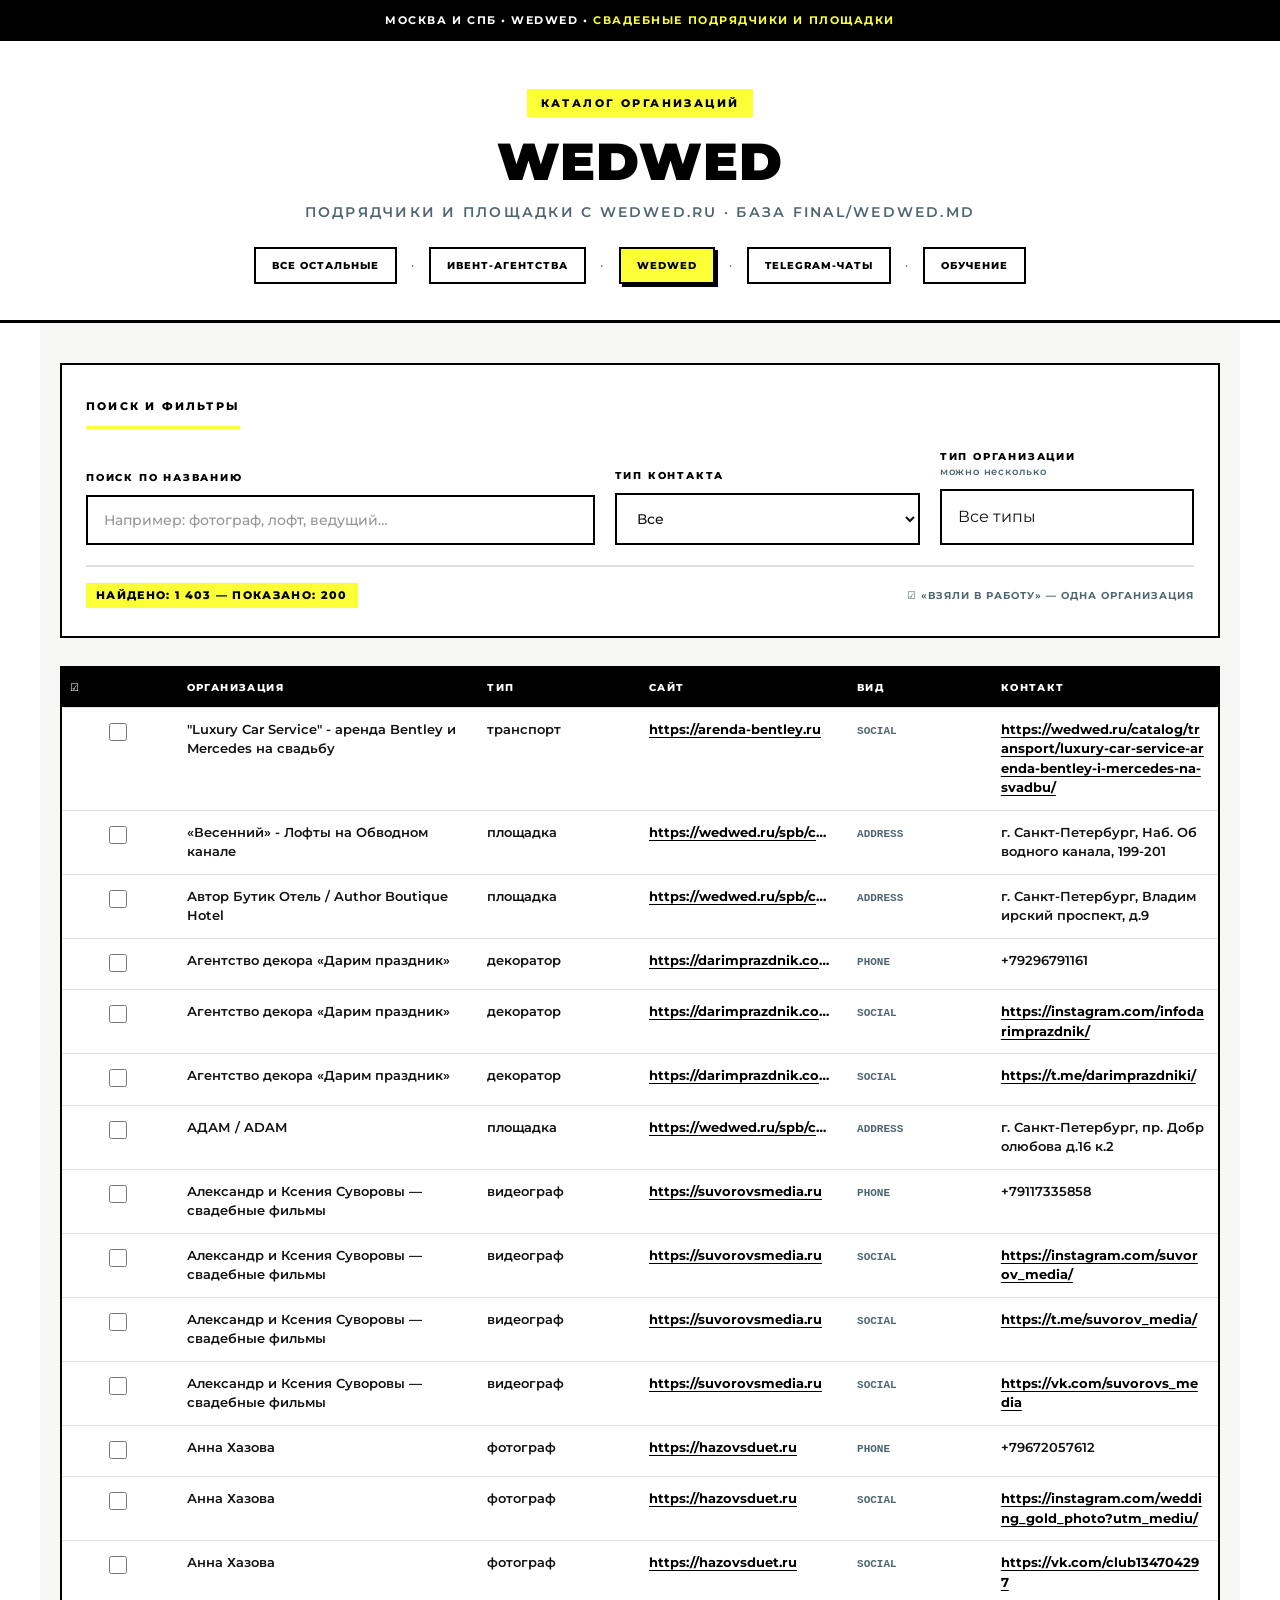
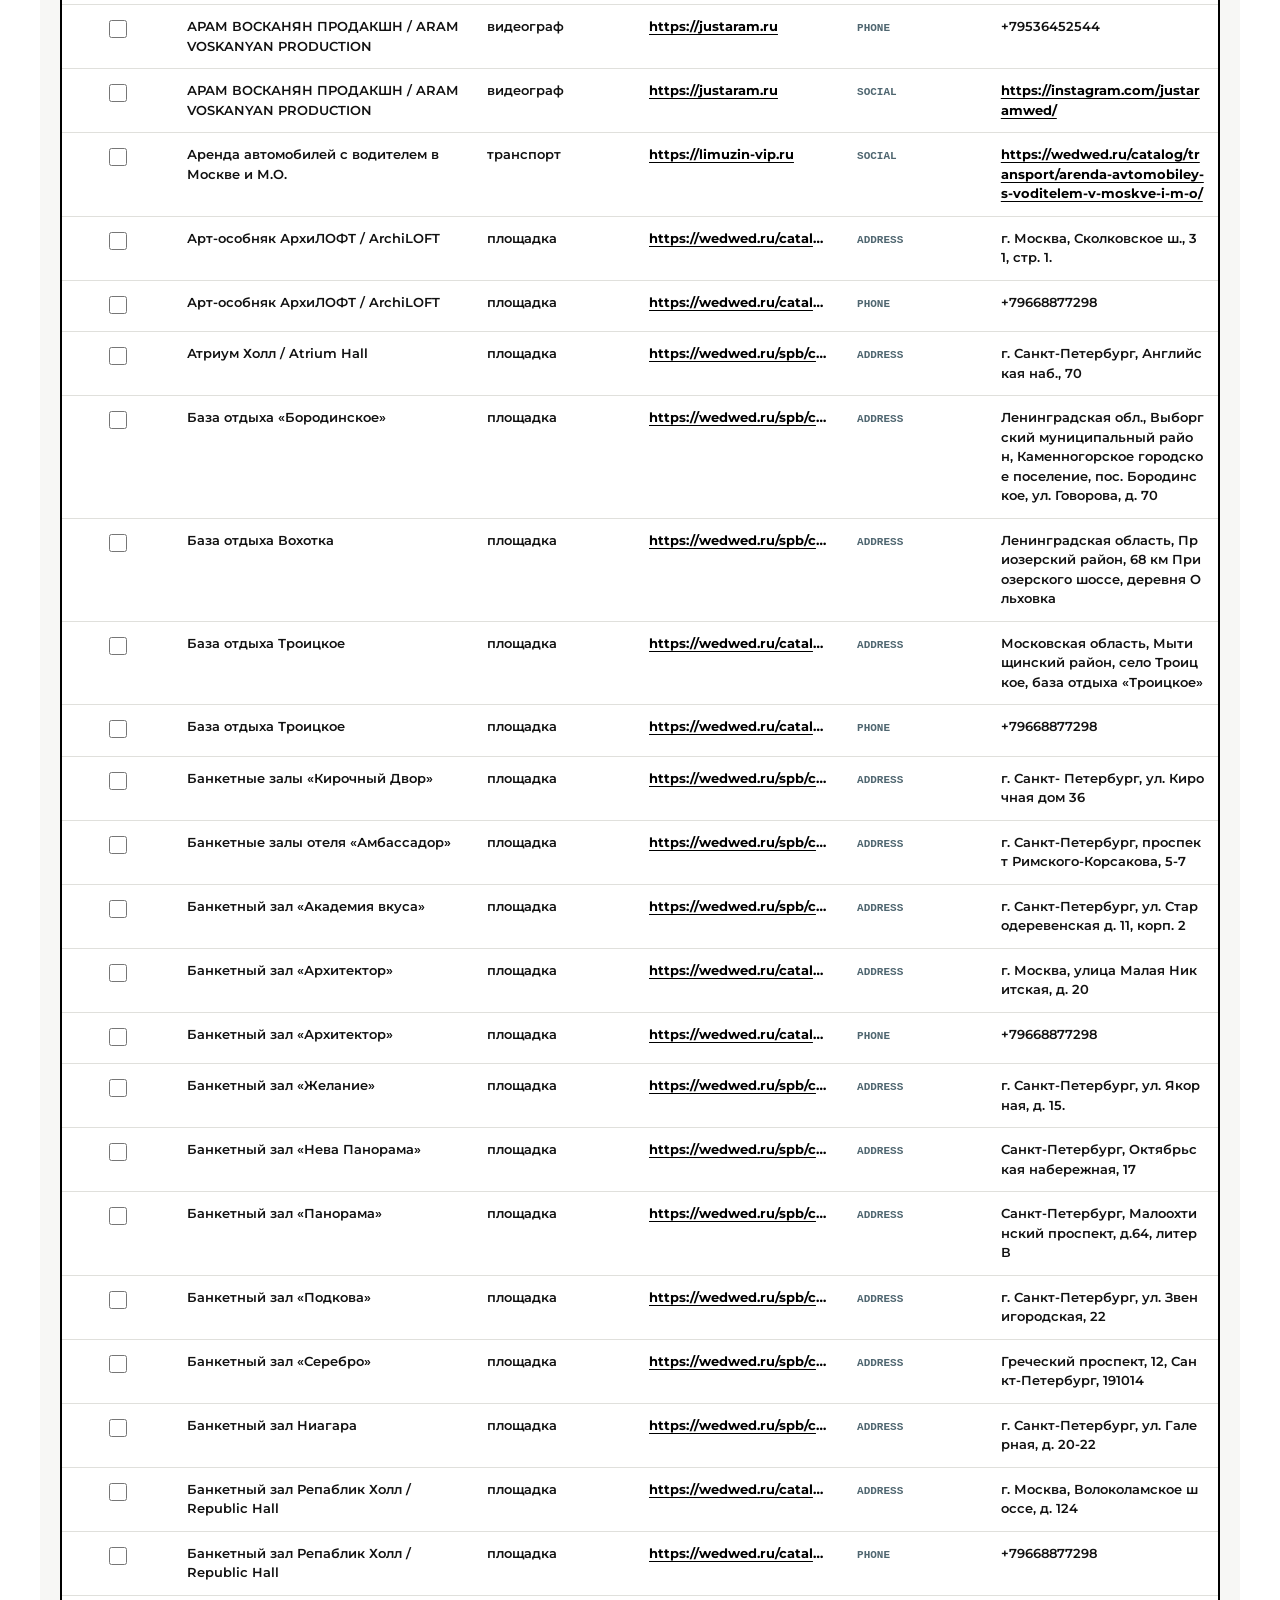
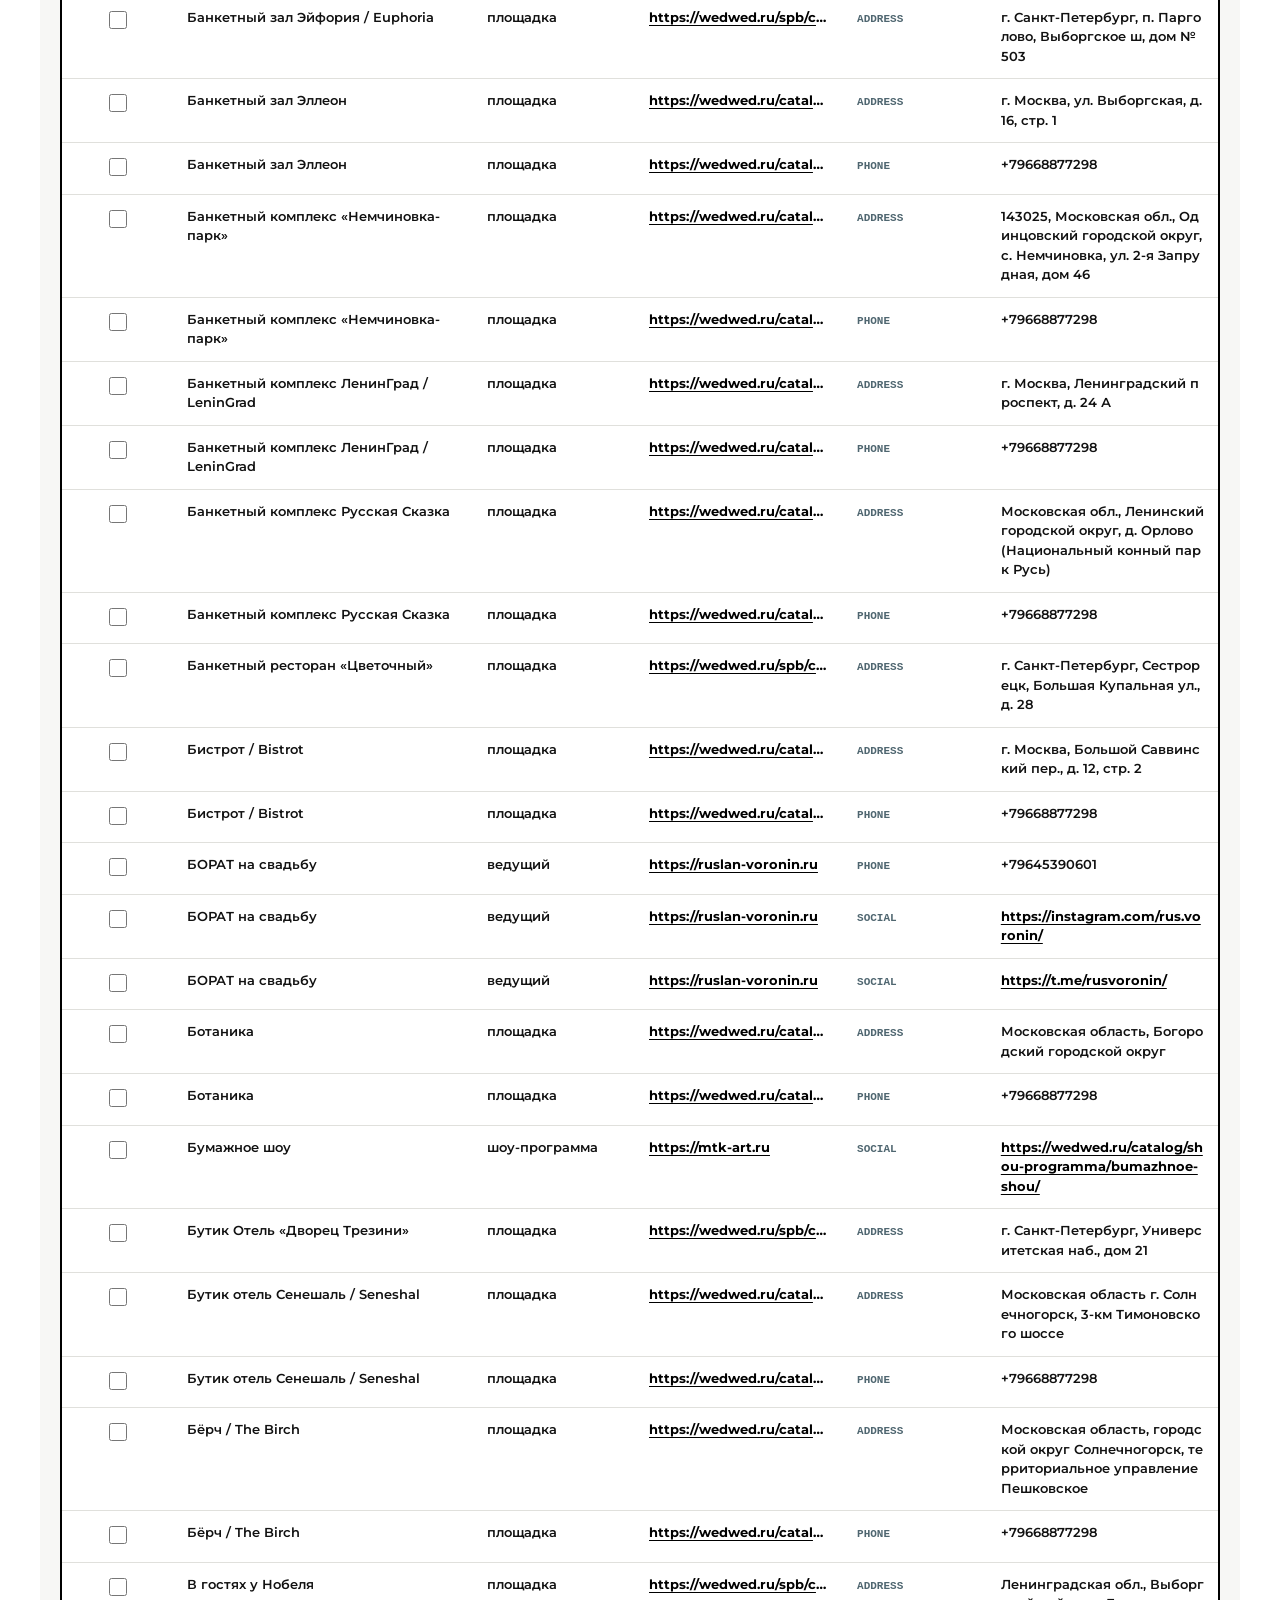
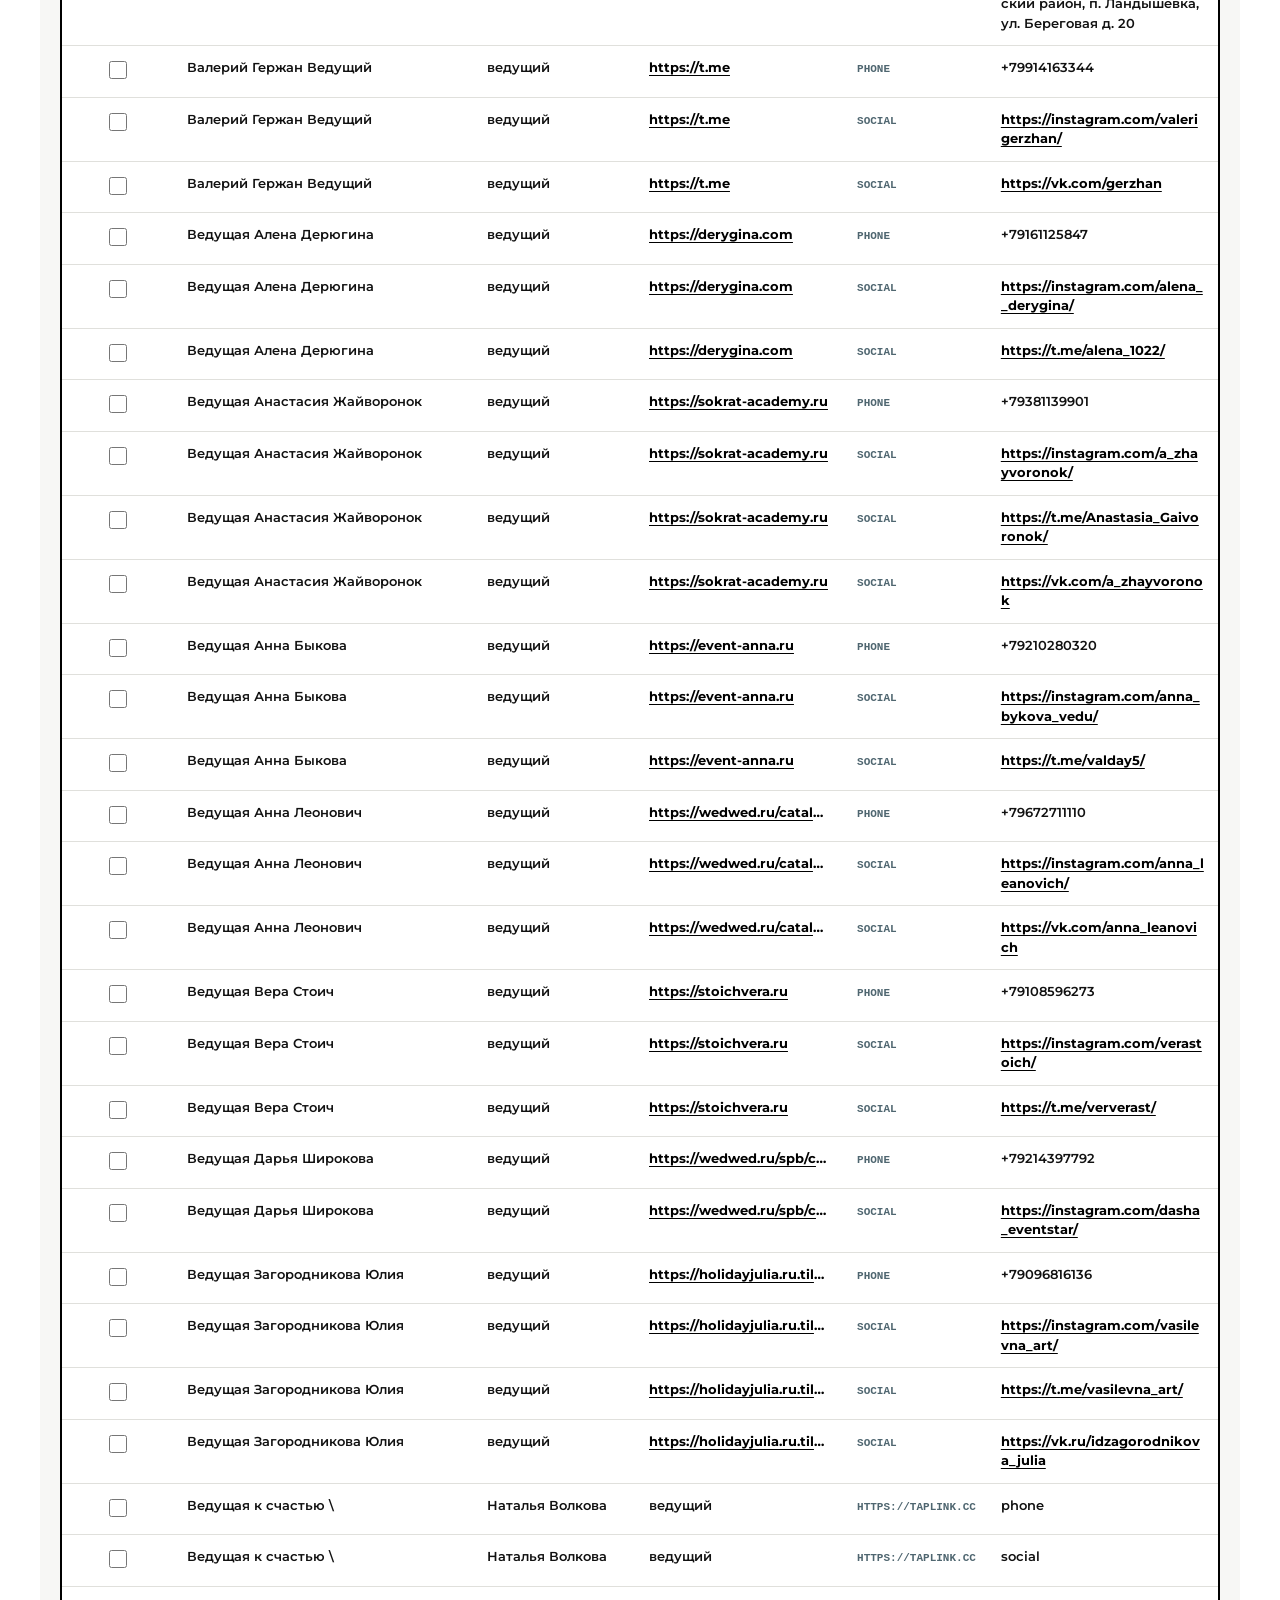
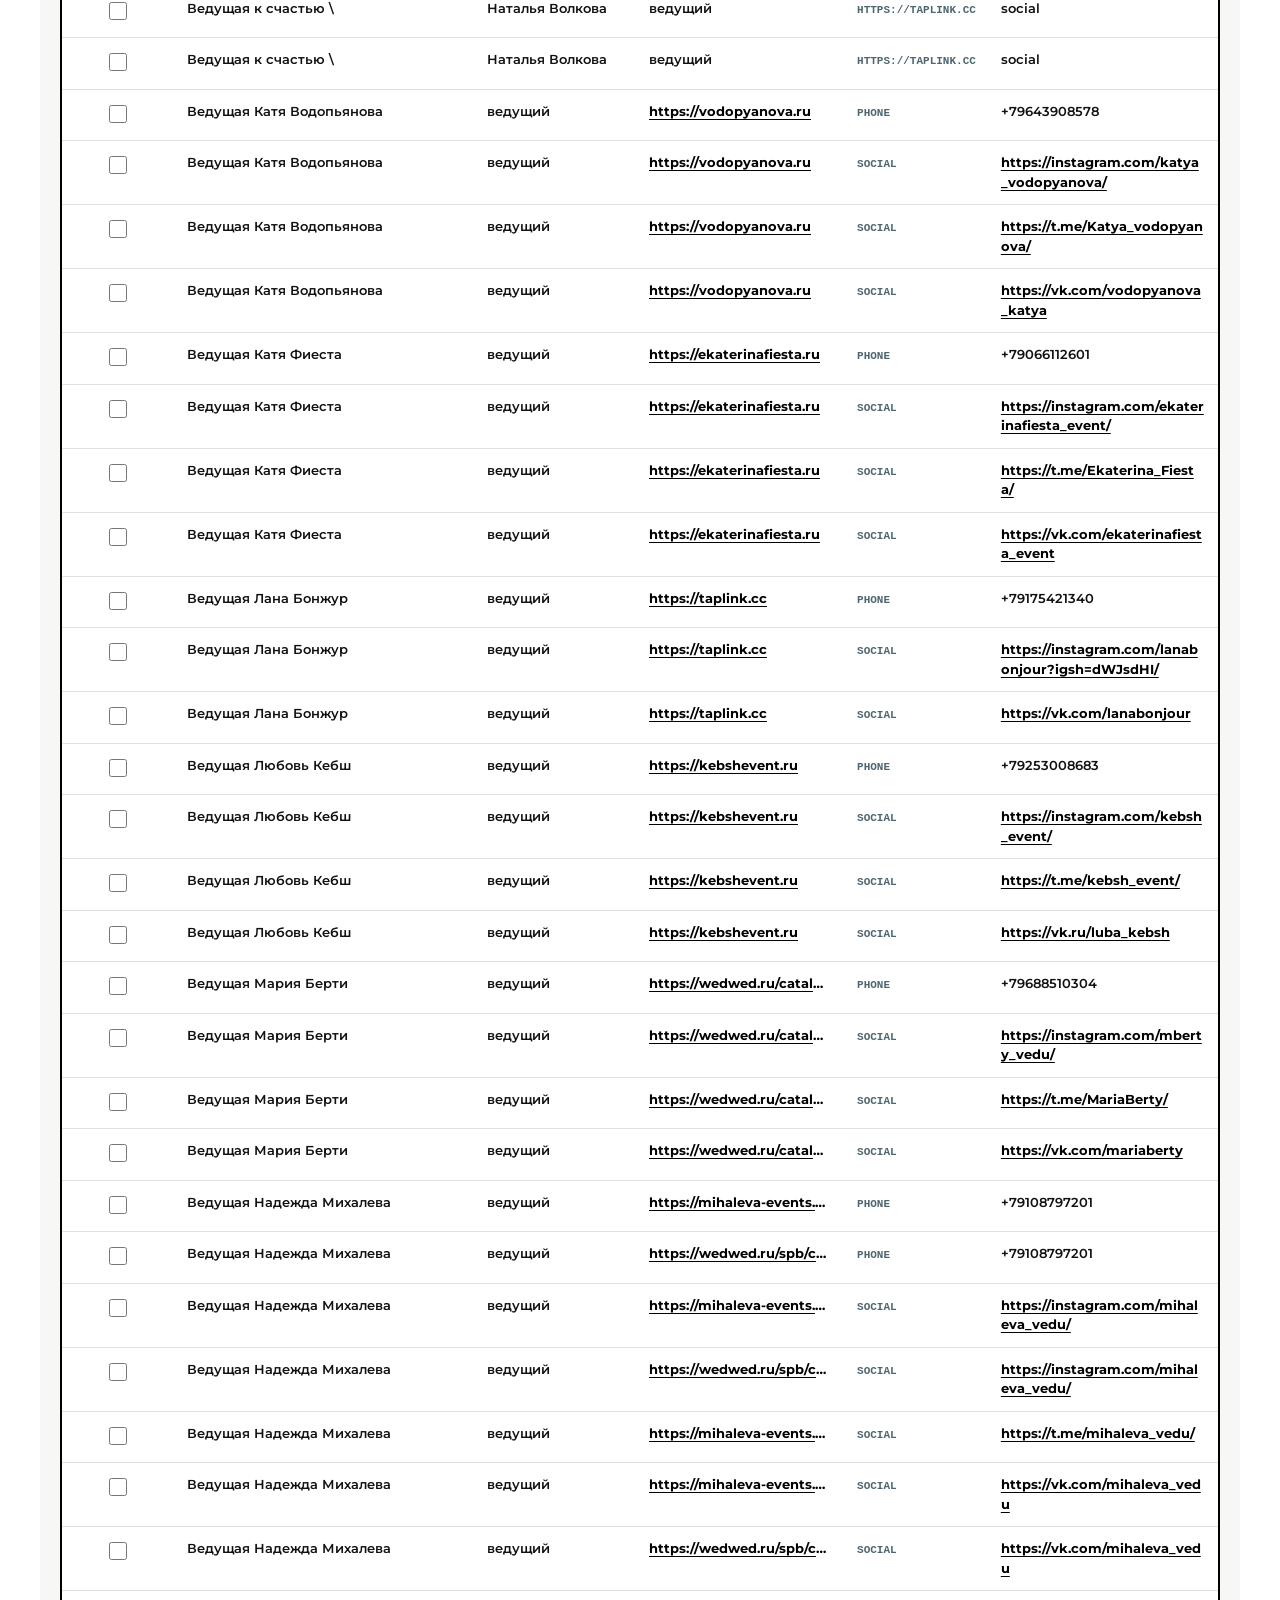
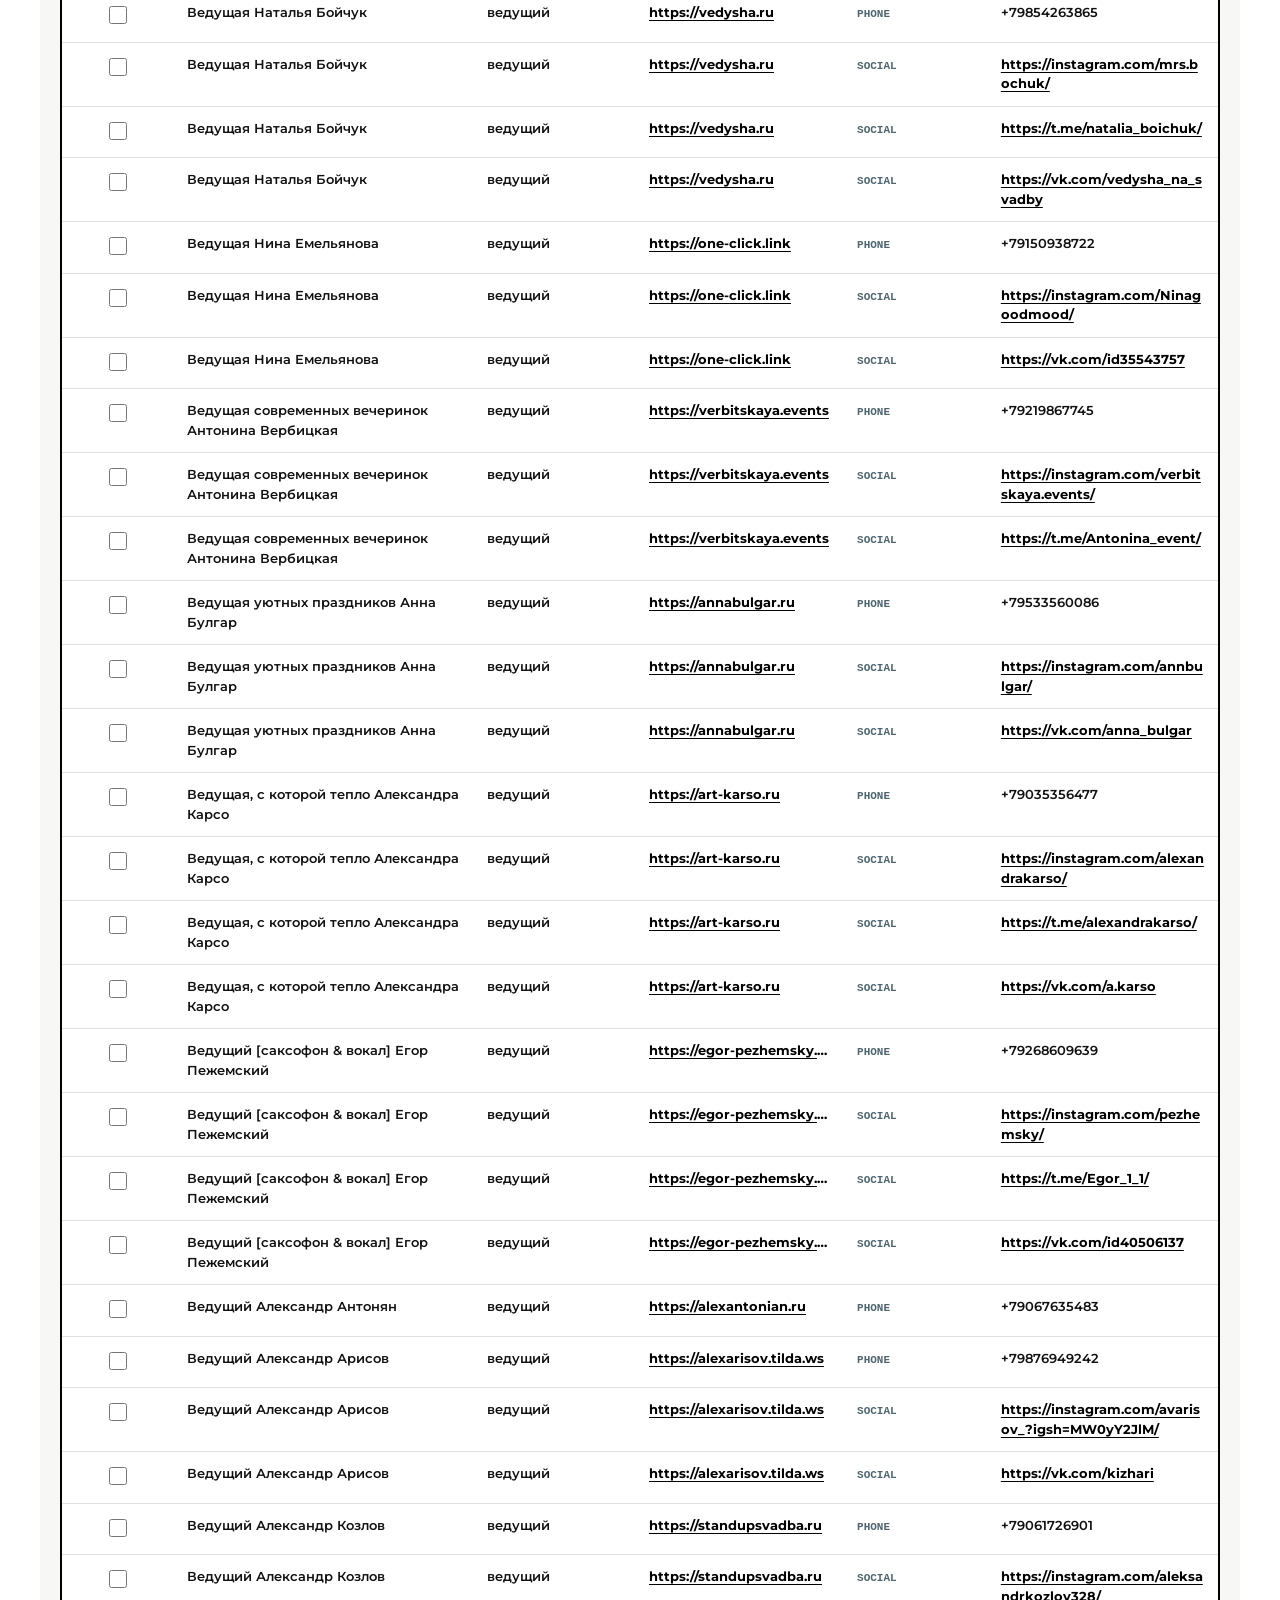
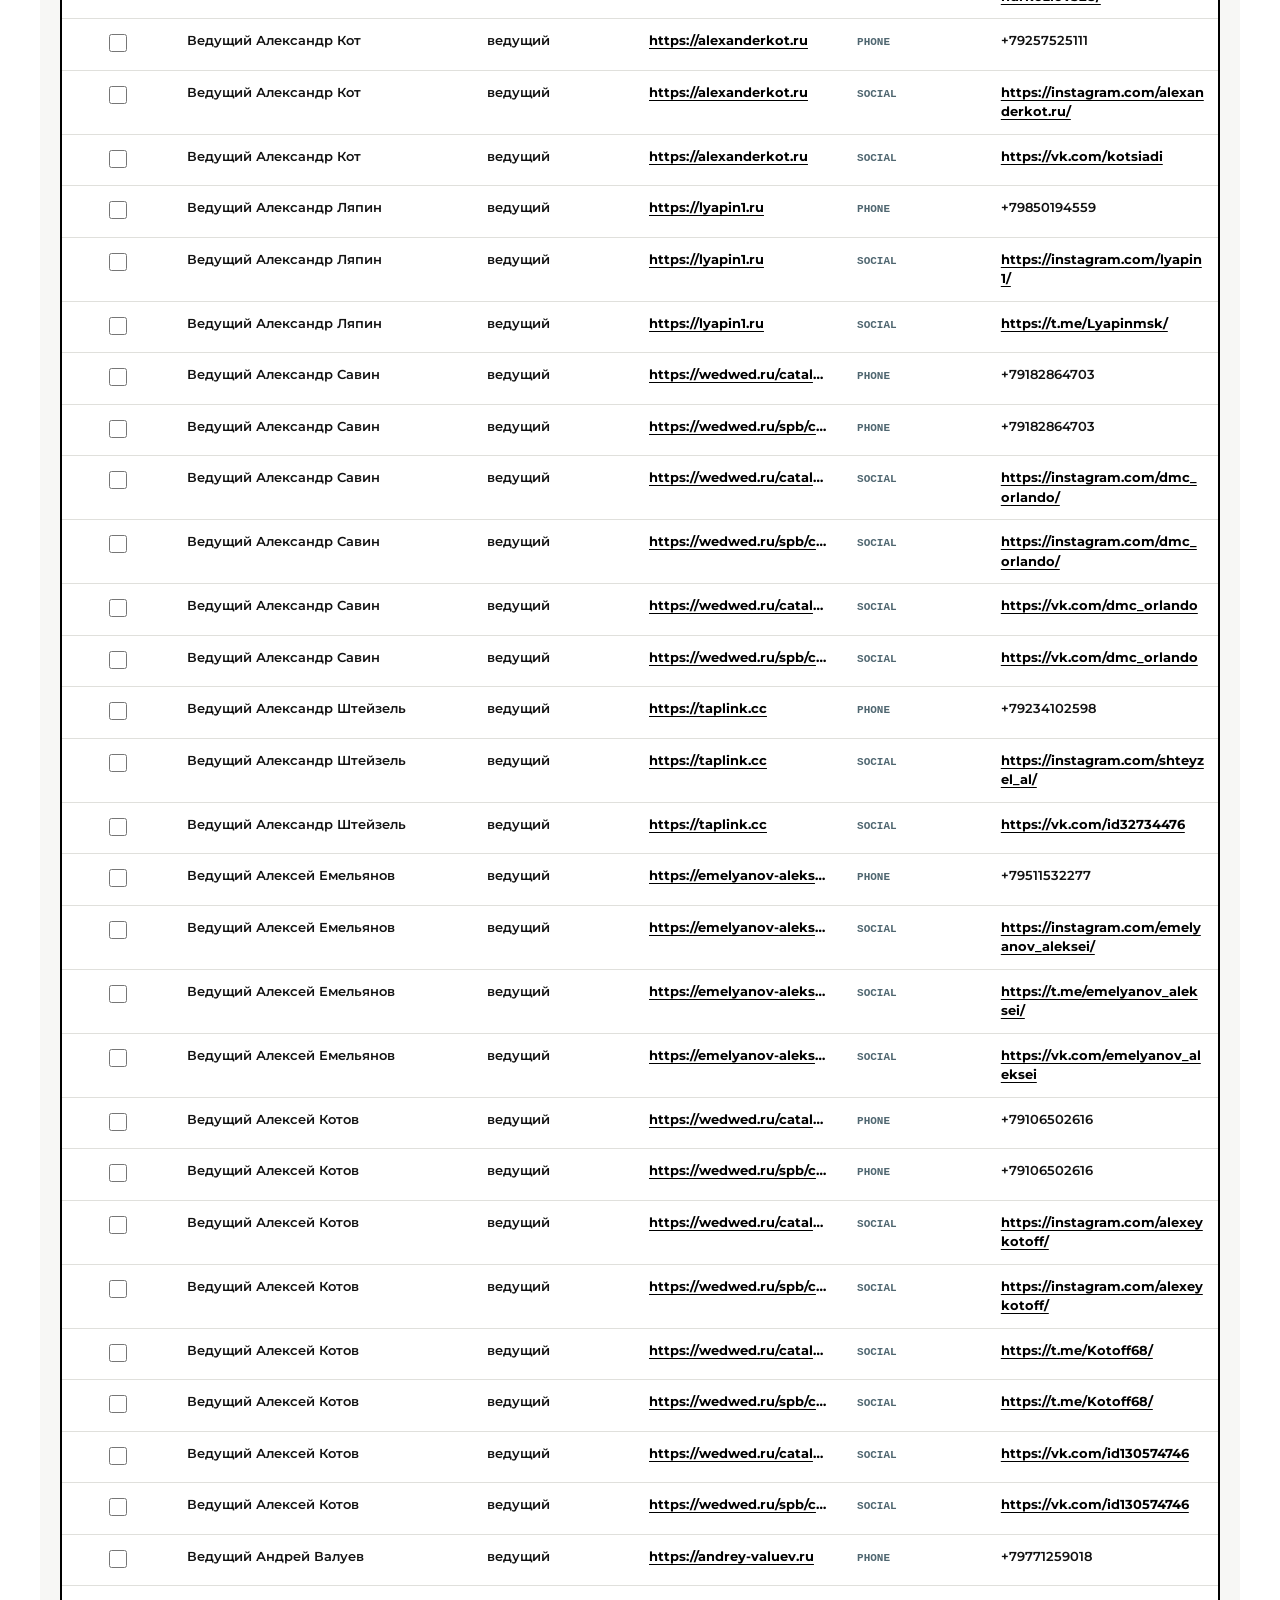
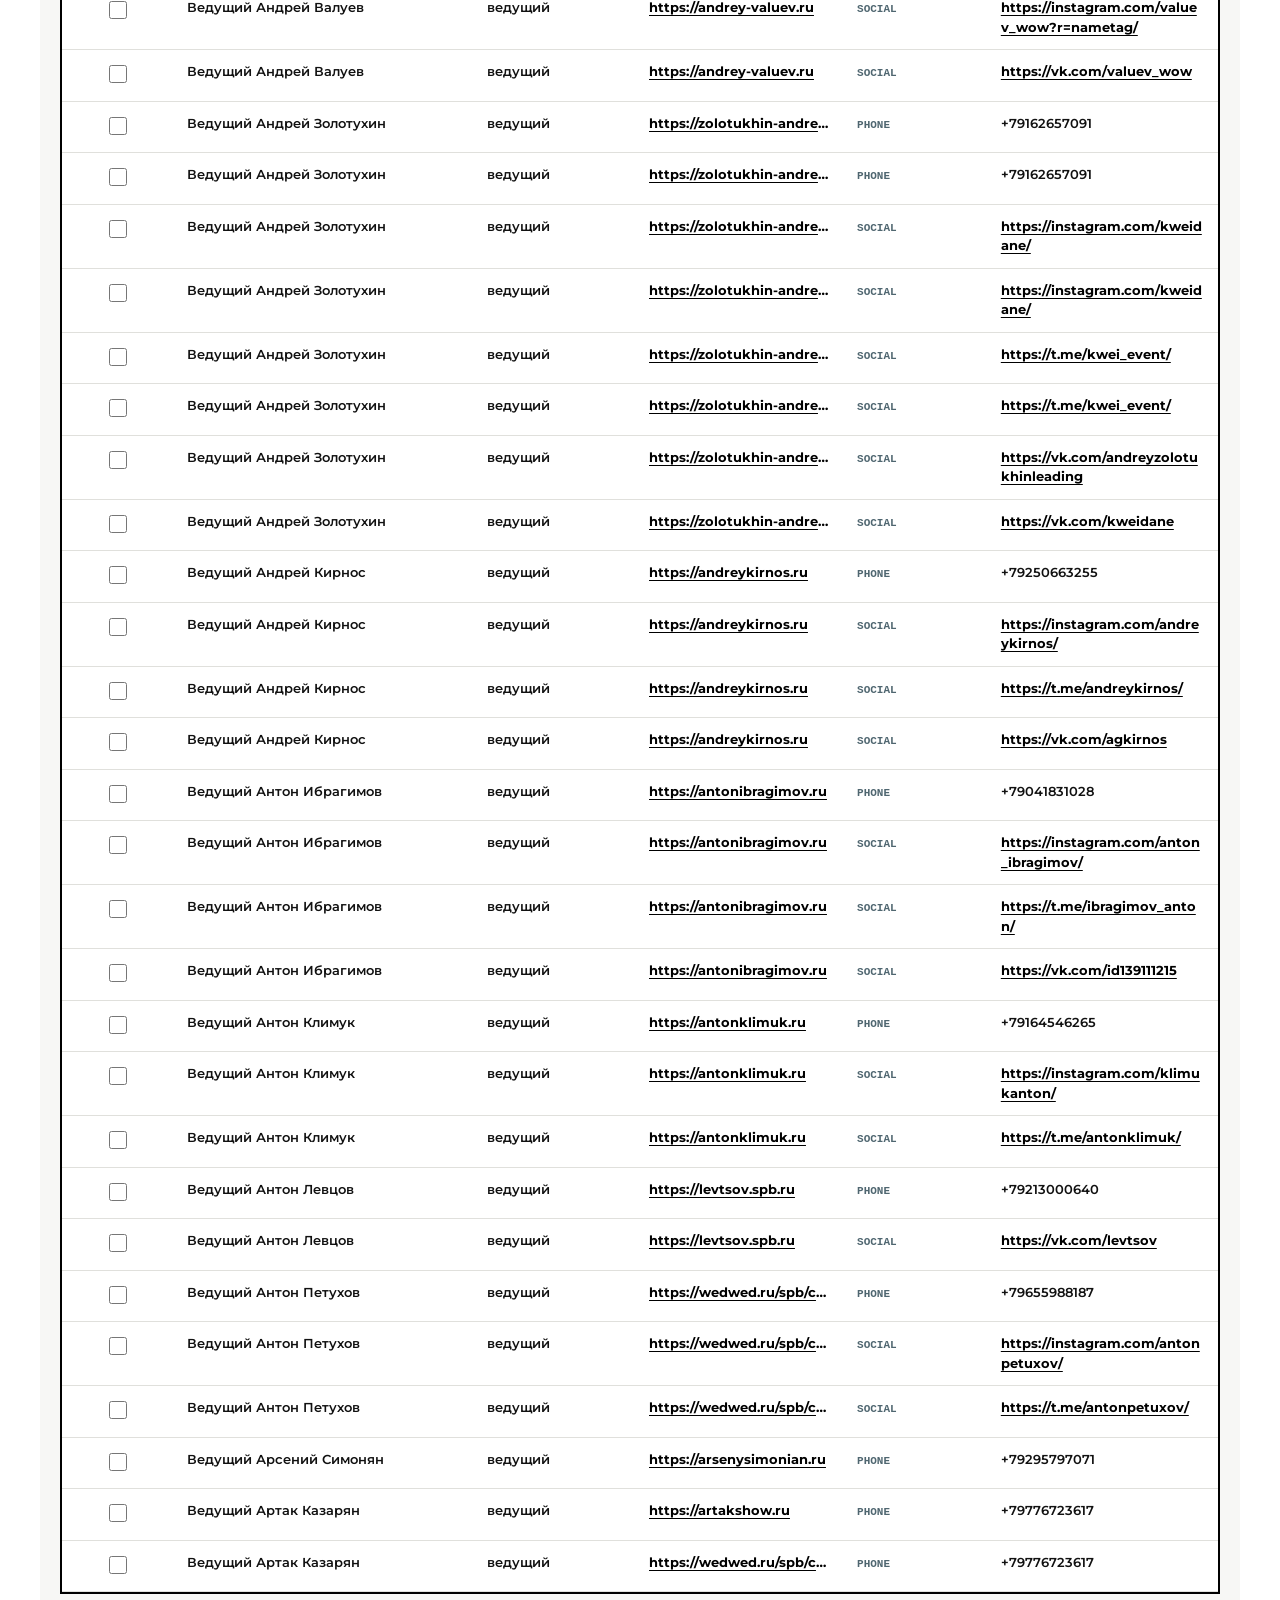
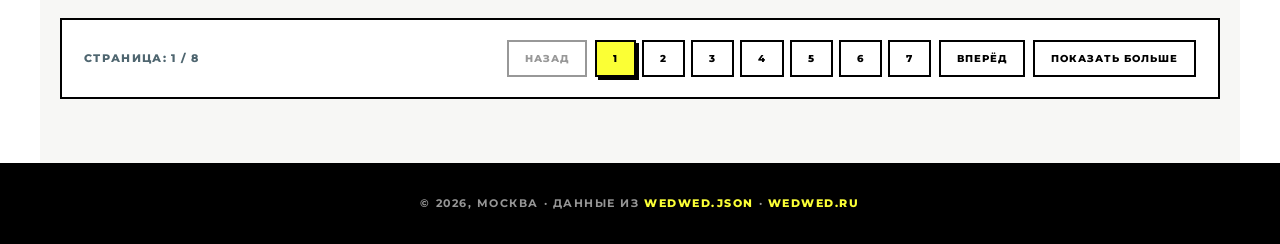
<file: wedwed.html>
<!doctype html>
<html lang="ru">
  <head>
    <meta charset="utf-8" />
    <meta name="viewport" content="width=device-width, initial-scale=1" />
    <title>WedWed — подрядчики и площадки</title>
    <link rel="preconnect" href="https://fonts.googleapis.com" />
    <link rel="preconnect" href="https://fonts.gstatic.com" crossorigin />
    <link rel="stylesheet" href="./styles.css" />
  </head>
  <body>
    <div class="top-bar">
      Москва и СПб • WedWed • <span>свадебные подрядчики и площадки</span>
    </div>

    <header class="site-header">
      <div class="header-inner">
        <span class="eyebrow">Каталог организаций</span>
        <h1>WedWed</h1>
        <p class="subtitle">Подрядчики и площадки с wedwed.ru · база final/wedwed.md</p>
        <nav class="nav-tabs" aria-label="Разделы каталога">
          <a href="./index.html" class="nav-tab">Все остальные</a>
          <span class="dot" aria-hidden="true">•</span>
          <a href="./agencies.html" class="nav-tab">Ивент-агентства</a>
          <span class="dot" aria-hidden="true">•</span>
          <a href="./wedwed.html" class="nav-tab is-active" aria-current="page">WedWed</a>
          <span class="dot" aria-hidden="true">•</span>
          <a href="./telegram.html" class="nav-tab">Telegram-чаты</a>
          <span class="dot" aria-hidden="true">•</span>
          <a href="./training.html" class="nav-tab">Обучение</a>
        </nav>
      </div>
    </header>

    <main class="main-wrap">
      <section class="panel">
        <h2 class="filters-title">Поиск и фильтры</h2>
        <div class="controls">
          <label class="field">
            <span>Поиск по названию</span>
            <input id="q" type="search" placeholder="Например: фотограф, лофт, ведущий…" autocomplete="off" />
          </label>

          <label class="field">
            <span>Тип контакта</span>
            <select id="contactFilter">
              <option value="all">Все</option>
              <option value="phone">Телефон</option>
              <option value="email">Email</option>
              <option value="social">Social (все)</option>
              <option value="social:telegram">Social: Telegram</option>
              <option value="social:vk">Social: VK</option>
              <option value="social:instagram">Social: Instagram</option>
              <option value="social:whatsapp">Social: WhatsApp</option>
              <option value="social:youtube">Social: YouTube</option>
              <option value="social:tiktok">Social: TikTok</option>
              <option value="social:dzen">Social: Dzen</option>
              <option value="social:rutube">Social: Rutube</option>
              <option value="social:ok">Social: OK</option>
              <option value="social:facebook">Social: Facebook</option>
              <option value="social:linkedin">Social: LinkedIn</option>
              <option value="social:x">Social: X</option>
              <option value="social:other">Social: Other</option>
              <option value="address">Адрес</option>
            </select>
          </label>

          <div class="field orgTypeField">
            <span>Тип организации <span class="hint">можно несколько</span></span>
            <div class="orgTypeMulti" id="orgTypeMulti">
              <button type="button" id="orgTypeToggle" class="orgTypeToggle" aria-haspopup="listbox" aria-expanded="false">
                Все типы
              </button>
              <div id="orgTypePanel" class="orgTypePanel" hidden>
                <input id="orgTypeSearch" type="search" class="orgTypeSearch" placeholder="Найти тип…" autocomplete="off" />
                <div class="orgTypeActions">
                  <button type="button" id="orgTypeSelectAll" class="btn btn-sm">Выбрать все</button>
                  <button type="button" id="orgTypeClear" class="btn btn-sm">Сбросить</button>
                </div>
                <div id="orgTypeOptions" class="orgTypeOptions" role="listbox" aria-multiselectable="true"></div>
              </div>
            </div>
          </div>
        </div>

        <div class="meta">
          <div id="status">Загрузка…</div>
          <div class="work-hint">☑ «Взяли в работу» — одна организация</div>
        </div>
      </section>

      <section class="tableWrap" aria-live="polite">
        <table class="table table-catalog">
          <thead>
            <tr>
              <th class="col-work" title="Взяли в работу">☑</th>
              <th>Организация</th>
              <th>Тип</th>
              <th class="col-site hide-sm">Сайт</th>
              <th class="col-kind">Вид</th>
              <th>Контакт</th>
            </tr>
          </thead>
          <tbody id="rows"></tbody>
        </table>
      </section>

      <section class="pager" aria-label="Пагинация">
        <div class="pagerRow">
          <div class="pagerLeft">
            <div id="pageStatus" class="pagerText"></div>
          </div>
          <div class="pagerRight">
            <button id="prevPage" class="btn" type="button">Назад</button>
            <div id="pageNums" class="pageNums" aria-label="Номера страниц"></div>
            <button id="nextPage" class="btn" type="button">Вперёд</button>
            <button id="loadMore" class="btn" type="button" hidden>Показать больше</button>
          </div>
        </div>
      </section>
    </main>

    <footer class="site-footer">
      <p>© 2026, Москва · Данные из <a href="./wedwed.json">wedwed.json</a> · <a href="https://wedwed.ru/" target="_blank" rel="noopener noreferrer">wedwed.ru</a></p>
    </footer>

    <script type="module" src="./app-wedwed.js"></script>
  </body>
</html>
</file>
<file: styles.css>
/* Brutalist catalog — inspired by DanceShool / telegram chats */
@import url('https://fonts.googleapis.com/css2?family=Montserrat:wght@600;700;800;900&display=swap');

:root {
  --bg: #ffffff;
  --bg-soft: #f7f7f5;
  --bg-card: #ffffff;
  --bg-card-hover: #fffef5;
  --accent: #fbff35;
  --accent-hover: #e8ec20;
  --accent-soft: rgba(251, 255, 53, 0.25);
  --black: #000000;
  --text: #111111;
  --text-muted: #4f6670;
  --border: #e0e0dc;
  --border-strong: #111111;
  --line: #e0e0dc;
  --panel: #ffffff;
  --muted: #4f6670;
  --chip: #ffffff;
  --chipOn: #fbff35;
  --radius: 0;
  --shadow: 4px 4px 0 var(--black);
  --font: 'Montserrat', system-ui, -apple-system, sans-serif;
  --mono: ui-monospace, SFMono-Regular, Menlo, Monaco, Consolas, monospace;
}

*, *::before, *::after { box-sizing: border-box; }

html { scroll-behavior: smooth; }

html, body { height: 100%; }

body {
  margin: 0;
  font-family: var(--font);
  background: var(--bg);
  color: var(--text);
  min-height: 100vh;
  line-height: 1.5;
  -webkit-font-smoothing: antialiased;
}

/* ── Top strip ── */
.top-bar {
  background: var(--black);
  padding: 12px 20px;
  font-size: 11px;
  font-weight: 700;
  letter-spacing: 0.14em;
  text-transform: uppercase;
  text-align: center;
  color: #ffffff;
}

.top-bar span { color: var(--accent); }

/* ── Hero header ── */
.site-header {
  padding: 48px 20px 36px;
  text-align: center;
  background: var(--bg);
  border-bottom: 3px solid var(--black);
}

.header-inner {
  max-width: 1200px;
  margin: 0 auto;
}

.eyebrow {
  display: inline-block;
  font-size: 11px;
  font-weight: 800;
  letter-spacing: 0.22em;
  text-transform: uppercase;
  color: var(--black);
  background: var(--accent);
  padding: 6px 14px;
  margin-bottom: 18px;
}

.site-header h1 {
  font-size: clamp(28px, 6vw, 52px);
  font-weight: 900;
  text-transform: uppercase;
  letter-spacing: 0.02em;
  line-height: 1.05;
  margin: 0 0 12px;
  color: var(--black);
}

.subtitle {
  font-size: clamp(11px, 2.2vw, 14px);
  font-weight: 600;
  letter-spacing: 0.16em;
  text-transform: uppercase;
  color: var(--text-muted);
  max-width: 720px;
  margin: 0 auto;
}

/* ── Nav tabs (section switcher) ── */
.nav-tabs {
  display: flex;
  flex-wrap: wrap;
  justify-content: center;
  align-items: center;
  gap: 8px 14px;
  margin-top: 24px;
  font-size: 11px;
  font-weight: 800;
  letter-spacing: 0.12em;
  text-transform: uppercase;
}

.nav-tabs .dot {
  color: var(--text-muted);
  font-weight: 400;
  user-select: none;
}

.nav-tab {
  padding: 9px 16px;
  border: 2px solid var(--black);
  background: var(--bg);
  color: var(--black);
  text-decoration: none;
  font-size: 10px;
  font-weight: 800;
  letter-spacing: 0.1em;
  text-transform: uppercase;
  transition: background 0.15s, box-shadow 0.15s;
}

.nav-tab:hover {
  background: var(--accent-soft);
}

.nav-tab.is-active {
  background: var(--accent);
  box-shadow: 3px 3px 0 var(--black);
}

/* ── Main layout ── */
main,
.main-wrap {
  max-width: 1200px;
  margin: 0 auto;
  padding: 40px 20px 64px;
  background: var(--bg-soft);
}

.wrap {
  width: min(1200px, calc(100% - 40px));
  margin: 0 auto;
}

/* ── Filters panel ── */
.panel {
  background: var(--bg);
  border: 2px solid var(--black);
  padding: 28px 24px;
  margin-bottom: 28px;
  border-radius: var(--radius);
  box-shadow: none;
}

.filters-title {
  font-size: 11px;
  font-weight: 800;
  letter-spacing: 0.2em;
  text-transform: uppercase;
  color: var(--black);
  margin: 0 0 20px;
  padding-bottom: 12px;
  border-bottom: 3px solid var(--accent);
  display: inline-block;
}

.controls {
  display: grid;
  grid-template-columns: 1fr;
  gap: 20px;
}

.field span {
  display: block;
  font-size: 10px;
  font-weight: 800;
  letter-spacing: 0.18em;
  text-transform: uppercase;
  color: var(--black);
  margin-bottom: 10px;
}

.field .hint {
  font-weight: 600;
  letter-spacing: 0.08em;
  text-transform: none;
  color: var(--text-muted);
}

input[type="search"],
select,
.orgTypeToggle,
.orgTypeSearch {
  width: 100%;
  padding: 14px 16px;
  border: 2px solid var(--black);
  border-radius: 0;
  background: var(--bg);
  color: var(--text);
  font-family: var(--font);
  font-size: 14px;
  font-weight: 500;
  outline: none;
  transition: box-shadow 0.15s;
}

input[type="search"]::placeholder,
.orgTypeSearch::placeholder {
  color: #969696;
}

input[type="search"]:focus,
select:focus,
.orgTypeToggle:focus,
.orgTypeSearch:focus {
  box-shadow: 4px 4px 0 var(--accent);
}

.orgTypeField { position: relative; }
.orgTypeMulti { position: relative; }

.orgTypeToggle {
  text-align: left;
  cursor: pointer;
  font: inherit;
}

.orgTypePanel {
  position: absolute;
  z-index: 20;
  left: 0;
  right: 0;
  margin-top: 8px;
  padding: 14px;
  border: 2px solid var(--black);
  background: var(--bg);
  box-shadow: 6px 6px 0 var(--accent);
}

.orgTypeActions {
  display: flex;
  gap: 8px;
  margin-bottom: 10px;
}

.orgTypeOptions {
  max-height: min(280px, 40vh);
  overflow: auto;
  display: flex;
  flex-direction: column;
  gap: 4px;
}

.orgTypeOption {
  display: flex;
  align-items: flex-start;
  gap: 8px;
  padding: 8px 10px;
  border: 1px solid transparent;
  cursor: pointer;
  font-size: 13px;
  font-weight: 600;
  line-height: 1.35;
}

.orgTypeOption:hover {
  background: var(--accent-soft);
  border-color: var(--black);
}

.orgTypeOption input { margin-top: 3px; flex-shrink: 0; }

.orgTypeEmpty {
  padding: 10px;
  color: var(--text-muted);
  font-size: 12px;
  font-weight: 700;
  text-transform: uppercase;
  letter-spacing: 0.08em;
}

@media (min-width: 860px) {
  .controls {
    grid-template-columns: 2fr 1.2fr 1fr;
    align-items: end;
  }
  .controls-agencies {
    grid-template-columns: 2fr 1.2fr;
  }
}

/* ── Stats / meta ── */
.meta {
  margin-top: 20px;
  padding-top: 16px;
  border-top: 2px solid var(--border);
  display: flex;
  justify-content: space-between;
  align-items: center;
  flex-wrap: wrap;
  gap: 12px;
  font-size: 11px;
  font-weight: 800;
  letter-spacing: 0.12em;
  text-transform: uppercase;
  color: var(--text-muted);
}

#status {
  color: var(--black);
  background: var(--accent);
  padding: 4px 10px;
  display: inline-block;
}

.work-hint {
  font-size: 10px;
  font-weight: 700;
  letter-spacing: 0.1em;
  text-transform: uppercase;
  color: var(--text-muted);
  white-space: nowrap;
}

/* ── Work checkboxes ── */
.col-work {
  width: 40px;
  text-align: center;
  padding-left: 8px !important;
  padding-right: 8px !important;
}

.work-check {
  width: 18px;
  height: 18px;
  cursor: pointer;
  accent-color: var(--black);
}

tr.in-work td {
  background: var(--accent-soft) !important;
}

tr.in-work:hover td {
  background: rgba(251, 255, 53, 0.4) !important;
}

.checks-stack { display: flex; flex-direction: column; gap: 6px; }

.check-line {
  display: flex;
  align-items: center;
  justify-content: center;
  padding: 6px 0;
  border: 1px solid transparent;
  min-height: 34px;
}

.check-line.in-work {
  background: var(--accent-soft);
  border-color: var(--black);
}

.contacts-cell { min-width: 280px; }

.contacts-stack { display: flex; flex-direction: column; gap: 6px; }

.contact-line {
  display: flex;
  align-items: flex-start;
  gap: 8px;
  padding: 6px 8px;
  border: 1px solid transparent;
  min-height: 34px;
}

.contact-line.in-work {
  background: var(--accent-soft);
  border-color: var(--black);
}

.contact-kind { flex-shrink: 0; min-width: 52px; }
.contact-value { word-break: break-word; }

/* ── Table ── */
.tableWrap {
  overflow: auto;
  border: 2px solid var(--black);
  background: var(--bg);
}

.table {
  width: 100%;
  border-collapse: collapse;
  min-width: 840px;
}

.table th,
.table td {
  padding: 12px 14px;
  border-bottom: 1px solid var(--border);
  vertical-align: top;
  font-size: 13px;
  font-weight: 600;
}

.table th {
  position: sticky;
  top: 0;
  z-index: 2;
  background: var(--black);
  color: #ffffff;
  text-align: left;
  font-size: 10px;
  font-weight: 800;
  letter-spacing: 0.14em;
  text-transform: uppercase;
}

.table tbody tr {
  transition: background 0.12s;
}

.table tbody tr:hover td {
  background: var(--bg-card-hover);
}

.table-catalog { table-layout: fixed; width: 100%; min-width: 0; }

.table-catalog .col-site {
  width: 18%;
  min-width: 0;
  max-width: none;
  white-space: nowrap;
  overflow: hidden;
  text-overflow: ellipsis;
}

.table-catalog .col-site a {
  display: block;
  overflow: hidden;
  text-overflow: ellipsis;
  white-space: nowrap;
}

.table-catalog .col-kind {
  max-width: 52px;
  width: 52px;
  white-space: nowrap;
}

.table-catalog th:nth-child(2),
.table-catalog td:nth-child(2) { width: 26%; overflow: hidden; text-overflow: ellipsis; }

.table-catalog th:nth-child(3),
.table-catalog td:nth-child(3) { width: 14%; overflow: hidden; text-overflow: ellipsis; }

.table-catalog th:nth-child(6),
.table-catalog td:nth-child(6) { width: 20%; overflow: hidden; text-overflow: ellipsis; word-break: break-all; }

.table-agencies { min-width: 720px; }

.col-site {
  max-width: 120px;
  overflow: hidden;
  text-overflow: ellipsis;
  font-size: 12px;
}

a {
  color: var(--black);
  font-weight: 700;
  text-decoration: underline;
  text-underline-offset: 3px;
}

a:hover {
  background: var(--accent);
  text-decoration: none;
}

.mono {
  font-family: var(--mono);
  font-size: 11px;
  font-weight: 600;
  color: var(--text-muted);
  text-transform: uppercase;
}

/* ── Pagination ── */
.pager {
  margin-top: 24px;
  padding: 20px 22px;
  border: 2px solid var(--black);
  background: var(--bg);
}

.pagerRow {
  display: flex;
  flex-direction: column;
  gap: 14px;
}

.pagerText {
  font-size: 11px;
  font-weight: 800;
  letter-spacing: 0.12em;
  text-transform: uppercase;
  color: var(--text-muted);
}

.pagerRight {
  display: flex;
  flex-wrap: wrap;
  gap: 8px;
  align-items: center;
}

.pageNums { display: flex; gap: 6px; flex-wrap: wrap; }

.pageNum,
.btn {
  padding: 10px 16px;
  border: 2px solid var(--black);
  border-radius: 0;
  background: var(--bg);
  color: var(--black);
  font-family: var(--font);
  font-size: 10px;
  font-weight: 800;
  letter-spacing: 0.1em;
  text-transform: uppercase;
  cursor: pointer;
  transition: background 0.15s, box-shadow 0.15s, transform 0.15s;
}

.btn-sm { padding: 6px 12px; font-size: 9px; }

.pageNum:hover,
.btn:hover:not(:disabled) {
  background: var(--accent-soft);
  box-shadow: 3px 3px 0 var(--black);
}

.pageNum.is-on,
.btn-primary {
  background: var(--accent);
  box-shadow: 3px 3px 0 var(--black);
}

.btn:disabled,
.pageNum:disabled {
  opacity: 0.4;
  cursor: not-allowed;
  box-shadow: none;
}

.chips { display: flex; gap: 8px; flex-wrap: wrap; }

.chip {
  padding: 9px 16px;
  border: 2px solid var(--black);
  background: var(--bg);
  font-size: 10px;
  font-weight: 800;
  letter-spacing: 0.1em;
  text-transform: uppercase;
  cursor: pointer;
}

.chip.is-on {
  background: var(--accent);
  box-shadow: 3px 3px 0 var(--black);
}

/* ── Footer ── */
.site-footer {
  background: var(--black);
  padding: 32px 20px;
  text-align: center;
}

.site-footer p {
  margin: 0;
  font-size: 11px;
  font-weight: 700;
  letter-spacing: 0.14em;
  text-transform: uppercase;
  color: #969696;
}

.site-footer a {
  color: var(--accent);
  font-weight: 800;
  text-decoration: none;
}

.site-footer a:hover {
  text-decoration: underline;
  background: transparent;
}

@media (max-width: 720px) {
  .hide-sm { display: none; }
  .table { min-width: 0; }
  .site-header { padding: 32px 16px 24px; }
  main, .main-wrap { padding: 28px 16px 48px; }
  .panel { padding: 20px 16px; }
}

@media (min-width: 860px) {
  .pagerRow {
    flex-direction: row;
    justify-content: space-between;
    align-items: center;
  }
}
</file>
<file: telegram.css>
/* Telegram catalog — DanceShool-style card grid */
@import url('https://fonts.googleapis.com/css2?family=Montserrat:wght@600;700;800;900&display=swap');

:root {
  --bg: #ffffff;
  --bg-soft: #f7f7f5;
  --bg-card: #ffffff;
  --bg-card-hover: #fffef5;
  --accent: #fbff35;
  --accent-hover: #e8ec20;
  --accent-soft: rgba(251, 255, 53, 0.25);
  --black: #000000;
  --text: #111111;
  --text-muted: #4f6670;
  --border: #e0e0dc;
  --font: 'Montserrat', system-ui, -apple-system, sans-serif;
}

*, *::before, *::after { box-sizing: border-box; margin: 0; padding: 0; }

html { scroll-behavior: smooth; }

body {
  font-family: var(--font);
  background: var(--bg);
  color: var(--text);
  min-height: 100vh;
  line-height: 1.5;
  -webkit-font-smoothing: antialiased;
}

.top-bar {
  background: var(--black);
  padding: 12px 20px;
  font-size: 11px;
  font-weight: 700;
  letter-spacing: 0.14em;
  text-transform: uppercase;
  text-align: center;
  color: #ffffff;
}

.top-bar span { color: var(--accent); }

header {
  padding: 48px 20px 36px;
  text-align: center;
  background: var(--bg);
  border-bottom: 3px solid var(--black);
}

.eyebrow {
  display: inline-block;
  font-size: 11px;
  font-weight: 800;
  letter-spacing: 0.22em;
  text-transform: uppercase;
  color: var(--black);
  background: var(--accent);
  padding: 6px 14px;
  margin-bottom: 18px;
}

h1 {
  font-size: clamp(28px, 6vw, 52px);
  font-weight: 900;
  text-transform: uppercase;
  letter-spacing: 0.02em;
  line-height: 1.05;
  margin-bottom: 12px;
  color: var(--black);
}

.subtitle {
  font-size: clamp(11px, 2.2vw, 14px);
  font-weight: 600;
  letter-spacing: 0.16em;
  text-transform: uppercase;
  color: var(--text-muted);
  max-width: 720px;
  margin: 0 auto;
}

.locations {
  display: flex;
  flex-wrap: wrap;
  justify-content: center;
  gap: 8px 14px;
  margin-top: 22px;
  font-size: 11px;
  font-weight: 800;
  letter-spacing: 0.12em;
  text-transform: uppercase;
}

.locations a {
  color: var(--black);
  text-decoration: none;
  border-bottom: 2px solid transparent;
}

.locations a:hover {
  border-bottom-color: var(--accent);
}

.locations .dot { color: var(--text-muted); font-weight: 400; }

main {
  max-width: 1200px;
  margin: 0 auto;
  padding: 40px 20px 72px;
  background: var(--bg-soft);
}

.filters-section {
  background: var(--bg);
  border: 2px solid var(--black);
  padding: 28px 24px;
  margin-bottom: 28px;
}

.filters-title {
  font-size: 11px;
  font-weight: 800;
  letter-spacing: 0.2em;
  text-transform: uppercase;
  color: var(--black);
  margin-bottom: 20px;
  padding-bottom: 12px;
  border-bottom: 3px solid var(--accent);
  display: inline-block;
}

.search-wrap {
  position: relative;
  margin-bottom: 22px;
}

.search-wrap svg {
  position: absolute;
  left: 16px;
  top: 50%;
  transform: translateY(-50%);
  width: 20px;
  height: 20px;
  color: var(--text-muted);
  pointer-events: none;
}

#search {
  width: 100%;
  padding: 16px 16px 16px 48px;
  background: var(--bg);
  border: 2px solid var(--black);
  color: var(--text);
  font-family: var(--font);
  font-size: 15px;
  font-weight: 500;
  outline: none;
  transition: box-shadow 0.2s;
}

#search::placeholder { color: #969696; }

#search:focus {
  box-shadow: 4px 4px 0 var(--accent);
}

.filter-group label {
  display: block;
  font-size: 10px;
  font-weight: 800;
  letter-spacing: 0.18em;
  text-transform: uppercase;
  color: var(--black);
  margin-bottom: 10px;
}

.filter-groups { display: flex; flex-direction: column; gap: 18px; }

.chips { display: flex; flex-wrap: wrap; gap: 8px; }

.chip {
  padding: 9px 16px;
  border: 2px solid var(--black);
  background: var(--bg);
  color: var(--black);
  font-family: var(--font);
  font-size: 10px;
  font-weight: 800;
  letter-spacing: 0.1em;
  text-transform: uppercase;
  cursor: pointer;
  transition: background 0.15s, box-shadow 0.15s;
}

.chip:hover { background: var(--accent-soft); }

.chip.active {
  background: var(--accent);
  box-shadow: 3px 3px 0 var(--black);
}

.stats {
  display: flex;
  justify-content: space-between;
  align-items: center;
  flex-wrap: wrap;
  gap: 10px;
  margin-bottom: 20px;
  font-size: 11px;
  font-weight: 800;
  letter-spacing: 0.12em;
  text-transform: uppercase;
  color: var(--text-muted);
}

#count {
  color: var(--black);
  background: var(--accent);
  padding: 2px 8px;
}

.grid {
  display: grid;
  grid-template-columns: repeat(auto-fill, minmax(300px, 1fr));
  gap: 20px;
}

.card {
  background: var(--bg-card);
  border: 2px solid var(--black);
  padding: 22px;
  display: flex;
  flex-direction: column;
  gap: 10px;
  transition: background 0.15s, box-shadow 0.15s, transform 0.15s;
  animation: fadeIn 0.3s ease;
}

@keyframes fadeIn {
  from { opacity: 0; transform: translateY(8px); }
  to { opacity: 1; transform: translateY(0); }
}

.card:hover {
  background: var(--bg-card-hover);
  box-shadow: 6px 6px 0 var(--accent);
  transform: translate(-2px, -2px);
}

.card-num {
  font-size: 10px;
  font-weight: 800;
  letter-spacing: 0.16em;
  text-transform: uppercase;
  color: var(--text-muted);
}

.card-title {
  font-size: 14px;
  font-weight: 800;
  line-height: 1.35;
  flex: 1;
  color: var(--black);
  text-transform: uppercase;
  letter-spacing: 0.02em;
}

.card-tags { display: flex; flex-wrap: wrap; gap: 6px; }

.tag {
  font-size: 9px;
  font-weight: 800;
  letter-spacing: 0.1em;
  text-transform: uppercase;
  padding: 4px 10px;
  background: var(--accent);
  color: var(--black);
  border: 1px solid var(--black);
}

.card-user {
  font-size: 12px;
  color: var(--text-muted);
  font-weight: 600;
  word-break: break-all;
}

.btn-join {
  display: inline-flex;
  align-items: center;
  justify-content: center;
  gap: 8px;
  margin-top: 4px;
  padding: 14px 20px;
  background: var(--accent);
  color: var(--black);
  border: 2px solid var(--black);
  font-family: var(--font);
  font-size: 11px;
  font-weight: 900;
  letter-spacing: 0.14em;
  text-transform: uppercase;
  text-decoration: none;
  cursor: pointer;
  transition: background 0.15s, box-shadow 0.15s, transform 0.15s;
}

.btn-join:hover {
  background: var(--accent-hover);
  box-shadow: 4px 4px 0 var(--black);
  transform: translate(-2px, -2px);
}

.btn-join svg { width: 16px; height: 16px; flex-shrink: 0; }

.empty {
  grid-column: 1 / -1;
  text-align: center;
  padding: 60px 20px;
  color: var(--text-muted);
  background: var(--bg);
  border: 2px solid var(--black);
}

.empty h3 {
  font-size: 18px;
  font-weight: 900;
  text-transform: uppercase;
  letter-spacing: 0.1em;
  margin-bottom: 8px;
  color: var(--black);
}

.loading {
  grid-column: 1 / -1;
  text-align: center;
  padding: 80px 20px;
  font-size: 12px;
  font-weight: 800;
  letter-spacing: 0.14em;
  text-transform: uppercase;
  color: var(--text-muted);
}

.loading::after {
  content: '';
  display: block;
  width: 32px;
  height: 32px;
  margin: 16px auto 0;
  border: 3px solid var(--border);
  border-top-color: var(--black);
  border-right-color: var(--accent);
  border-radius: 50%;
  animation: spin 0.8s linear infinite;
}

@keyframes spin { to { transform: rotate(360deg); } }

footer {
  background: var(--black);
  padding: 32px 20px;
  text-align: center;
}

footer p {
  font-size: 11px;
  font-weight: 700;
  letter-spacing: 0.14em;
  text-transform: uppercase;
  color: #969696;
}

footer a {
  color: var(--accent);
  text-decoration: none;
  font-weight: 800;
}

footer a:hover { text-decoration: underline; }

@media (max-width: 640px) {
  header { padding: 32px 16px 24px; }
  main { padding: 28px 16px 56px; }
  .filters-section { padding: 20px 16px; }
  .grid { grid-template-columns: 1fr; }
}
</file>
<file: training.css>
.training-wrap {
  max-width: 900px;
  padding-top: 8px;
  padding-bottom: 48px;
}

.training-list {
  list-style: none;
  margin: 0;
  padding: 0;
  display: flex;
  flex-direction: column;
  gap: 32px;
}

.training-card {
  border: 3px solid var(--black);
  background: var(--bg-card);
  box-shadow: var(--shadow);
  padding: 24px;
}

.training-meta {
  display: flex;
  align-items: center;
  gap: 12px;
  margin-bottom: 10px;
}

.training-num {
  display: inline-flex;
  align-items: center;
  justify-content: center;
  min-width: 32px;
  height: 32px;
  background: var(--accent);
  border: 2px solid var(--black);
  font-size: 14px;
  font-weight: 900;
}

.training-meta time {
  font-size: 11px;
  font-weight: 700;
  letter-spacing: 0.1em;
  text-transform: uppercase;
  color: var(--text-muted);
}

.training-card h2 {
  margin: 0 0 8px;
  font-size: clamp(18px, 3vw, 24px);
  font-weight: 900;
  text-transform: uppercase;
  letter-spacing: 0.04em;
}

.training-desc {
  margin: 0 0 16px;
  font-size: 14px;
  font-weight: 600;
  color: var(--text-muted);
  line-height: 1.45;
}

.training-video {
  display: block;
  width: 100%;
  max-height: 70vh;
  background: var(--black);
  border: 2px solid var(--black);
}
</file>
